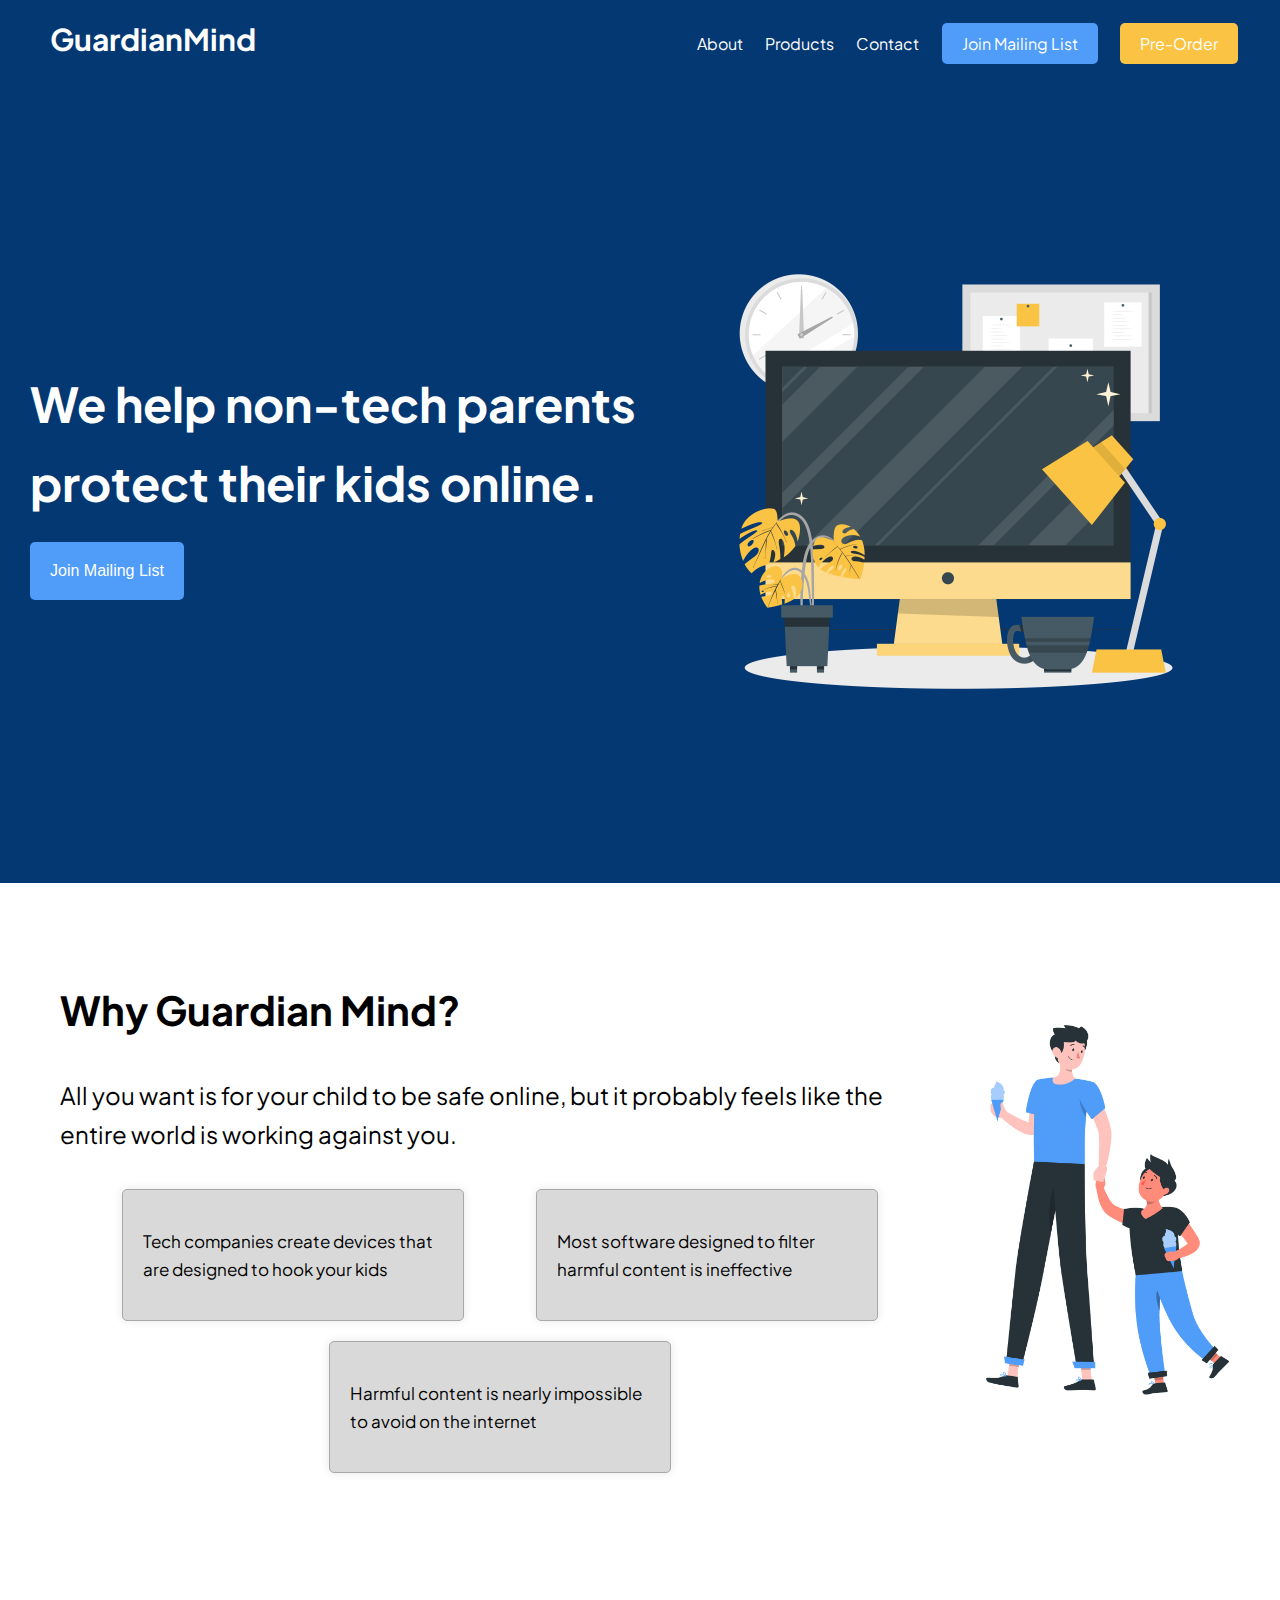
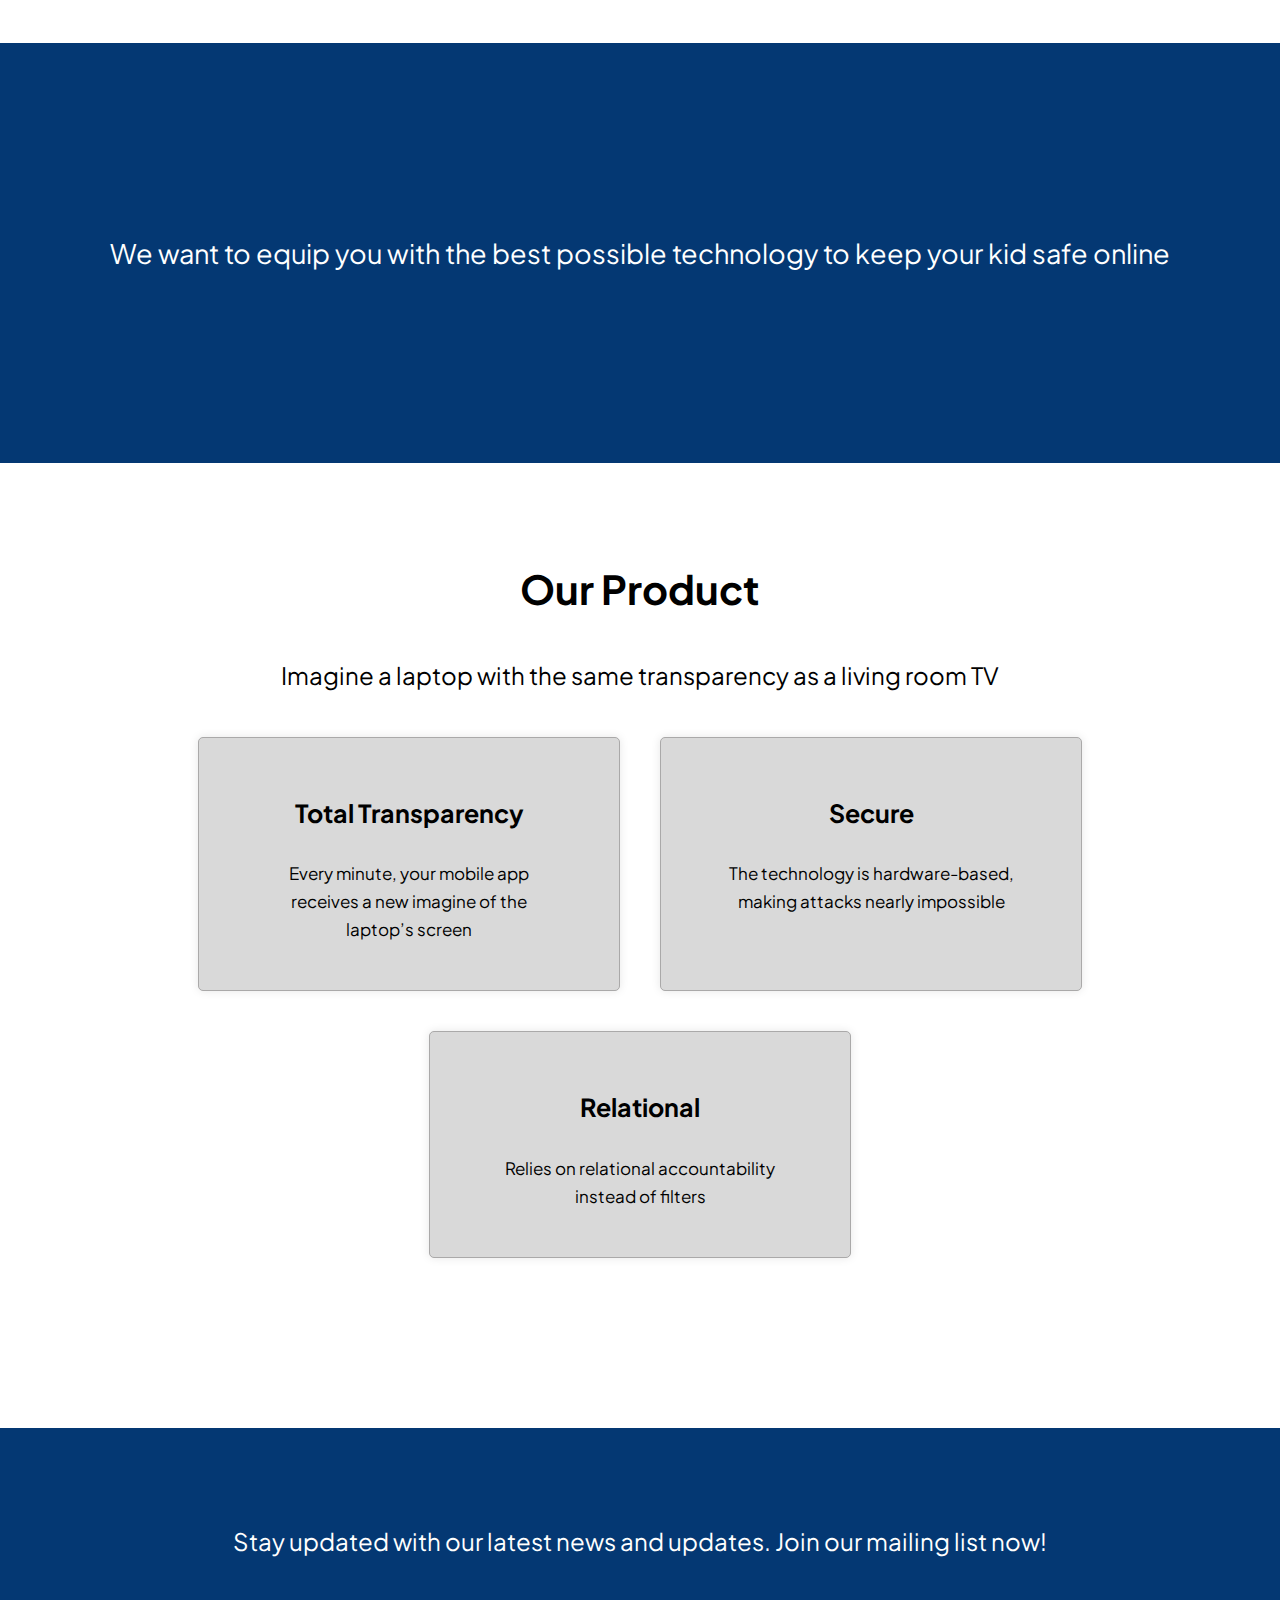
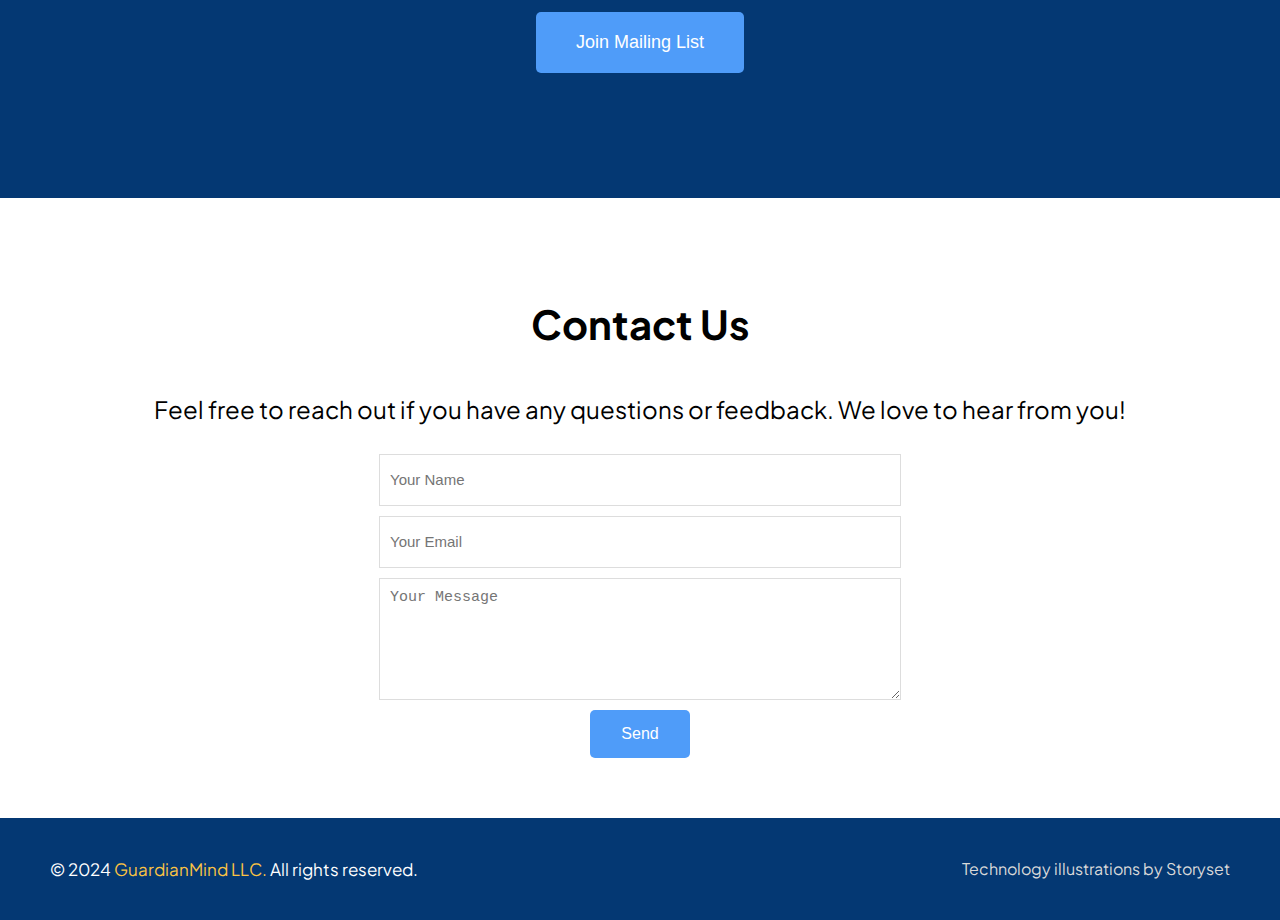
<file: guardian-mind/index.html>
<!DOCTYPE html>
<html lang="en">
<head>
    <meta charset="UTF-8">
    <meta name="viewport" content="width=device-width, initial-scale=1.0">
    <title>Guardian Mind</title>
    <link rel="preconnect" href="https://fonts.googleapis.com">
    <link rel="preconnect" href="https://fonts.gstatic.com" crossorigin>
    <link href="https://fonts.googleapis.com/css2?family=Plus+Jakarta+Sans:ital,wght@0,200..800;1,200..800&display=swap" rel="stylesheet">

    <link rel="stylesheet" href="styles.css">
</head>
<body>
    <!-- Navbar -->
    <header>
        <nav class="navbar">
            <div class="nav-container">
            <div class="logo">GuardianMind</div>
            <div class="menu-toggle" id="mobile-menu">
                <span class="bar"></span>
                <span class="bar"></span>
                <span class="bar"></span>
            </div>
            <ul class="nav-links" id="nav-links">
                <li class="nav-link"><a href="#about">About</a></li>
                <li class="nav-link"><a href="#products">Products</a></li>
                <li class="nav-link"><a href="#contact">Contact</a></li>
                <li id="contact-nav-link" class="nav-link"><a onclick="navJoinMailingList(event); return false"><span class="waitlist-button">Join Mailing List</span></a></li>
                <li id="donate-nav-link" class="nav-link"><a onclick="goToDonatePage(event); return false"><span class="donate-button">Pre-Order</span></a></li>
            </ul>
            </div>
        </nav>
    </header>

    <!-- Hero Section -->
    <section class="hero">
        <div class="hero-content">
            <h1>We help non-tech parents protect their kids online.</h1>
            <button class="hero-button" onclick="joinMailingList()">Join Mailing List</button>
        </div>
        <div class="hero-image">
            <img src="images/hero-monitor.png" alt="Hero Image">
        </div>
    </section>

    <!-- About Section -->
    <section id="about">
        <div class="about-container">
            <div class="about-container-text">
                <h2>Why Guardian Mind?</h2>
                <p class="important-text">All you want is for your child to be safe online, but  it probably feels like the entire world is working against you.</p>
                <div class="hidden-info-boxes">
                    <div class="about-info-box info-box">
                        <p>Tech companies create devices that are designed to hook your kids</p>
                    </div>
                    <div class="about-info-box info-box">
                        <p>Most software designed to filter harmful content is ineffective</p>
                    </div>
                    <div class="about-info-box info-box">
                        <p>Harmful content is nearly impossible to avoid on the internet</p>
                    </div>
                </div>
            </div>
                <img class="about-img" src="images/about-image.png" alt="father and son">
        </div>
        <div class="info-boxes" id="about-info-boxes">
            <div class="about-info-box info-box">
                <p>Tech companies create devices that are designed to hook your kids</p>
            </div>
            <div class="info-box">
                <p>Most software designed to filter harmful content is ineffective</p>
            </div>
            <div class="about-info-box info-box">
                <p>Harmful content is nearly impossible to avoid on the internet</p>
            </div>
        </div>
    </section>

    <!-- Small Section -->
    <section class="small-section mission-section">
        <p class="important-text mission-text">We want to equip you with the best possible technology to keep your kid safe online</p>
    </section>

    <!-- Products Section -->
    <section id="products">
        <h2>Our Product</h2>
        <h4 class="important-text">Imagine a laptop with the same transparency as a living room TV</h4>
        <div class="info-boxes">
            <div class="info-box product-info-box">
                <h3>Total Transparency</h3>
                <p>Every minute, your mobile app receives a new imagine of the laptop’s screen</p>
            </div>
            <div class="info-box product-info-box">
                <h3>Secure</h3>
                <p>The technology is hardware-based, making attacks nearly impossible</p>
            </div>
            <div class="info-box product-info-box">
                <h3>Relational</h3>
                <p>Relies on relational accountability instead of filters</p>
            </div>
        </div>
        <div class="white-space"></div>
    </section>

    <!-- Small Section with Button -->
    <section class="small-section mailing-list-section" >
        <p class="important-text">Stay updated with our latest news and updates. Join our mailing list now!</p>
        <br>
        <button onclick="joinMailingList()">Join Mailing List</button>
    </section>

    <!-- Contact Us Section -->
    <section id="contact">
        <h2>Contact Us</h2>
        <p class="important-text">Feel free to reach out if you have any questions or feedback. We love to hear from you!</p>
        <form id="contact-form" action ="https://formspree.io/f/xvgpznzo" method="POST">
            <input type="text" name="name" placeholder="Your Name" class="input" required>
            <input type="email" name="email" placeholder="Your Email" class="input" required>
            <textarea id="contact-message" name="message" placeholder="Your Message" class="message" required></textarea>
            <button type="submit">Send</button>
        </form>
    </section>

    <!-- Footer -->
    <footer>
        <div class="footer-container">
            <p class="footer-text">&copy; 2024 <span>GuardianMind LLC.</span> All rights reserved.</p>
            <a class="citation "href="https://storyset.com/technology">Technology illustrations by Storyset</a></div>
    </footer>

    <script src="script.js"></script>
</body>
</html>
</file>
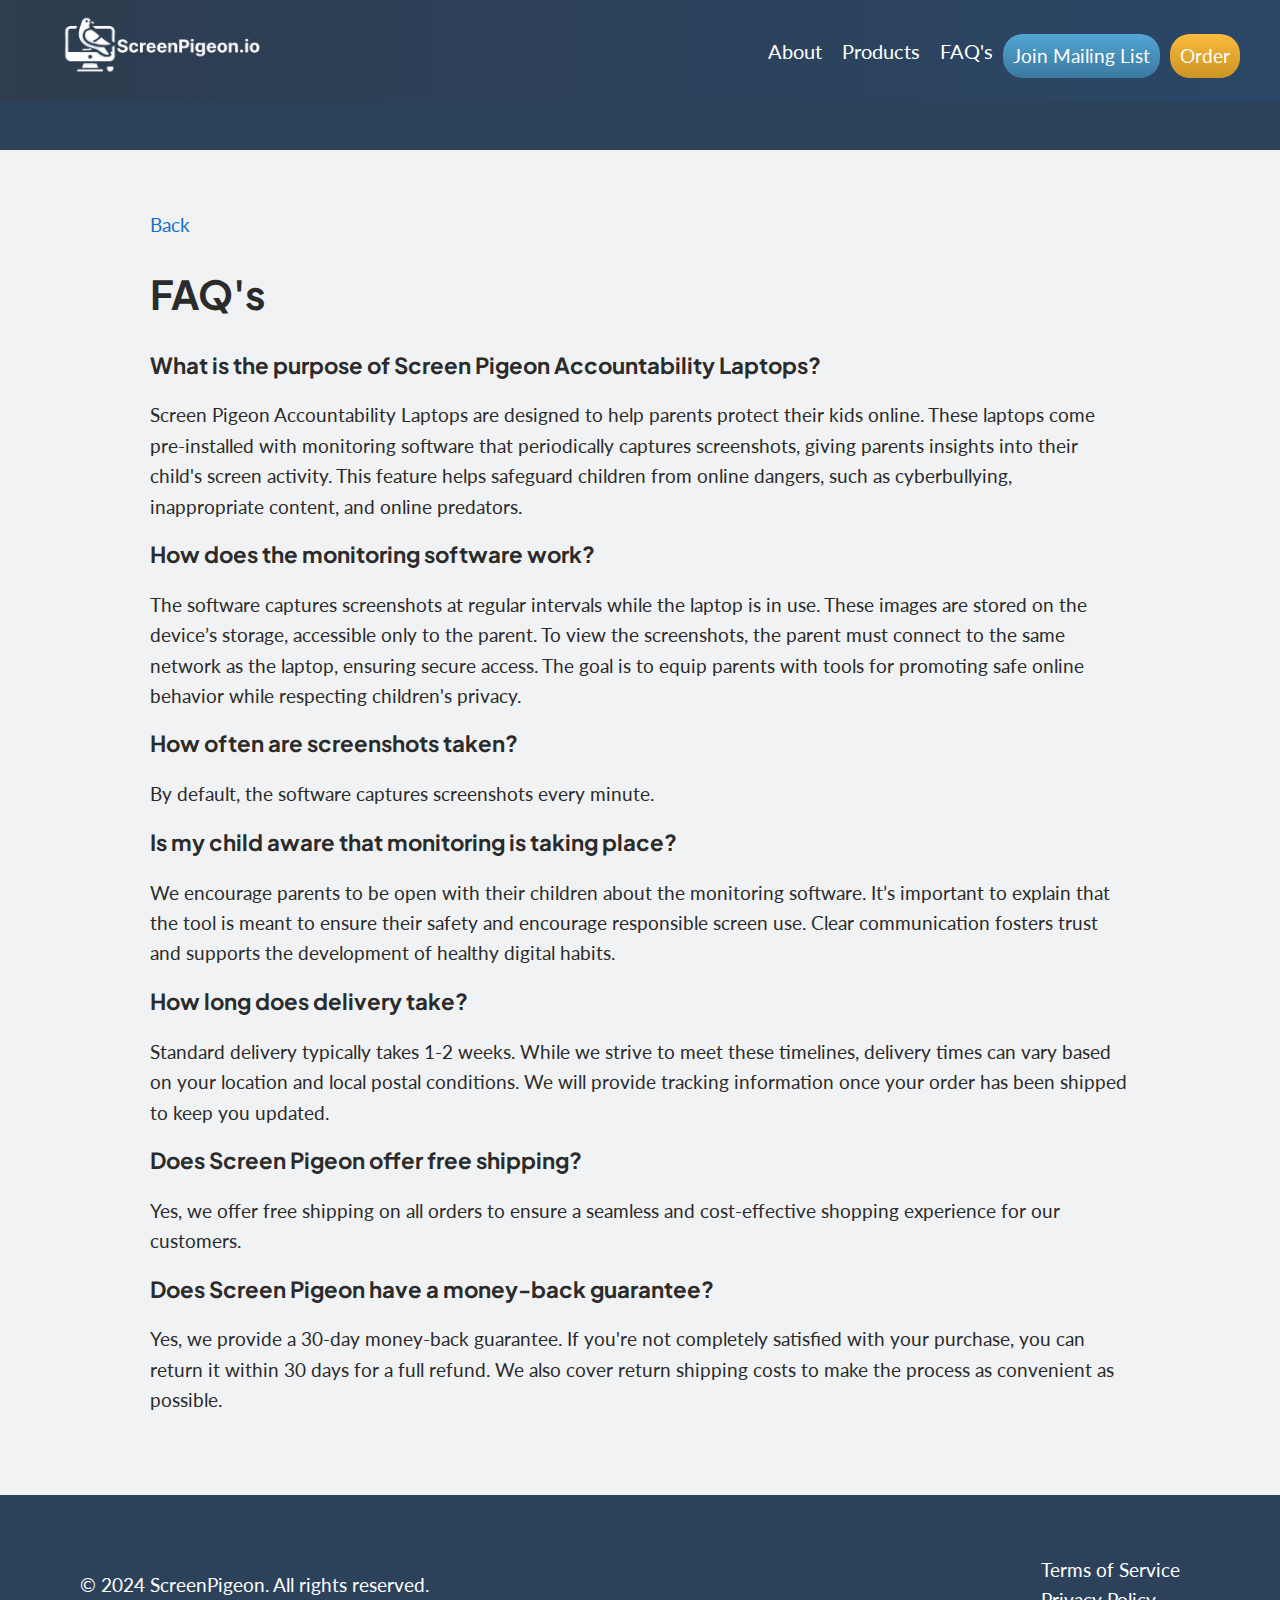
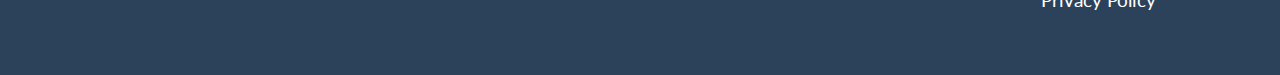
<file: faqs.html>
<!DOCTYPE html>
<html lang="en">
<head>
    <meta charset="UTF-8">
    <meta name="viewport" content="width=device-width, initial-scale=1.0">
    <meta name="description" content="The company Screen Pigeon creates accountability laptops that allow parents to protect their children online">
    <meta name="keywords" content="children, accountability, laptop, parents, online, internet, safety, kids, safe, screen, pigeon, technology, tech">
    <meta name="author" content="Screen Pigeon">
    <meta property="og:title" content="Screen Pigeon">
    <meta property="og:description" content="The company Screen Pigeon creates accountability laptops that allow parents to protect their children online"> 
    <meta property="og:url" content="https://www.guardedmind.com/index.html">
    <meta property="og:type" content="website"> 
    <meta name="twitter:title" content="Screen Pigeon">
    <meta name="twitter:description" content="The company Screen Pigeon creates accountability laptops that allow parents to protect their children online">
    <script type="application/ld+json">
        {
          "@context": "https://schema.org",
          "@type": "WebPage",
          "name": "Screen Pigeon",
          "description": "The company Screen Pigeon creates accountability laptops that allow parents to protect their children online",
          "url": "https://www.guardedmind.com/index.html"
        }
    </script>
    <meta name="robots" content="index, follow"> 
    <meta http-equiv="Content-Type" content="text/html; charset=UTF-8">     
    <title>Screen Pigeon</title>
    <link rel="canonical" href="https://www.screenpigeon.io/index.html">
    <link rel="icon" href="images/sp11.png" type="image/x-icon">
    <link rel="preconnect" href="https://fonts.googleapis.com">
    <link rel="preconnect" href="https://fonts.gstatic.com" crossorigin>
    <link href="https://fonts.googleapis.com/css2?family=Plus+Jakarta+Sans:ital,wght@0,200..800;1,200..800&display=swap" rel="stylesheet">
    <link href="https://fonts.googleapis.com/css2?family=Lato:ital,wght@0,100;0,300;0,400;0,700;0,900;1,100;1,300;1,400;1,700;1,900&display=swap" rel="stylesheet">

    <link rel="stylesheet" href="styles.css">
    <!-- Google tag (gtag.js) -->
    <script async src="https://www.googletagmanager.com/gtag/js?id=AW-16749249169"></script>
    <script>
      window.dataLayer = window.dataLayer || [];
      function gtag(){dataLayer.push(arguments);}
      gtag('js', new Date());

      gtag('config', 'AW-16749249169');
    </script>
</head>

<body>
        <header>
            <!-- Nav Bar -->
            <div class="nav-container">
                <div class="logo-element"><a class="logo" href="index.html#hero"><img class="logo" src="/images/screenpigeonlogo3.png" alt="screenpigeon logo"></a></div>
                <nav class="nav-bar">
                    <!-- Hamburger Icon -->
                    <div class="hamburger" onclick="toggleMenu()">
                        <div class="bar"></div>
                        <div class="bar"></div>
                        <div class="bar"></div>
                    </div>
                    <ul class="regular-menu nav-list">
                        <li class="nav-item"><a href="#about">About</a></li>
                        <li class="nav-item"><a href="#products">Products</a></li>
                        <li class="nav-item"><a href="faqs.html">FAQ's</a></li>
                        <li class=" nav-blue-btn nav-btn"><a href="#contact" class="dark-link" onclick="joinMailingList()">Join Mailing List</a></li>
                        <li class="nav-yellow-btn nav-btn"><a href="#products">Order</a></li>
                    </ul>
                </nav>
            </div>
        </header>
    
        <!-- Mobile Menu -->
    <nav class="mobile-menu" id="mobileMenu">
        <ul class="nav-list">
            <li class="nav-item"><a href="#about" onclick="menuRemove()" class="nav-item">About</a></li>
            <li class="nav-item"><a href="#products" onclick="menuRemove()">Products</a></li>
            <li class="nav-item"><a href="#" onclick="menuRemove()">FAQ's</a></li>
            <li class="nav-item nav-blue-btn block-btn nav-btn"><a href="#contact" onclick="joinMailingList(), menuRemove()">Join Mailing List</a></li>
            <li class="nav-item nav-yellow-btn block-btn nav-btn"><a href="#products" onclick="menuRemove()">Order</a></li>
        </ul>
    </nav>
    
    <main>
        <section>
            <div class="container text-container white">
                <a class="backLink" href="#">Back</a>
                <h2 class="text-header">FAQ's</h2>
                <h3>What is the purpose of Screen Pigeon Accountability Laptops?</h3>
                <p>Screen Pigeon Accountability Laptops are designed to help parents protect their kids online. These laptops come pre-installed with monitoring software that periodically captures screenshots, giving parents insights into their child's screen activity. This feature helps safeguard children from online dangers, such as cyberbullying, inappropriate content, and online predators.</p>
                <h3>How does the monitoring software work?</h3>
                <p>The software captures screenshots at regular intervals while the laptop is in use. These images are stored on the device’s storage, accessible only to the parent. To view the screenshots, the parent must connect to the same network as the laptop, ensuring secure access. The goal is to equip parents with tools for promoting safe online behavior while respecting children's privacy.</p>
                <h3>How often are screenshots taken?</h3>
                <p>By default, the software captures screenshots every minute.</p>
                <h3>Is my child aware that monitoring is taking place?</h3>
                <p>We encourage parents to be open with their children about the monitoring software. It’s important to explain that the tool is meant to ensure their safety and encourage responsible screen use. Clear communication fosters trust and supports the development of healthy digital habits.</p>
                <h3>How long does delivery take?</h3>
                <p>Standard delivery typically takes 1-2 weeks. While we strive to meet these timelines, delivery times can vary based on your location and local postal conditions. We will provide tracking information once your order has been shipped to keep you updated.</p>
                <h3>Does Screen Pigeon offer free shipping?</h3>
                <p>Yes, we offer free shipping on all orders to ensure a seamless and cost-effective shopping experience for our customers.</p>
                <h3>Does Screen Pigeon have a money-back guarantee?</h3>
                <p>Yes, we provide a 30-day money-back guarantee. If you're not completely satisfied with your purchase, you can return it within 30 days for a full refund. We also cover return shipping costs to make the process as convenient as possible.</p>
            </div>
        </section>
    </main>

    <footer>
        <div class="container blue fit-content footer-fullscreen footer-container">
            <div class="right-content footer-info"> 
            <div> &copy; 2024 <span>ScreenPigeon.</span> All rights reserved.</div>
            </div>
            <div class="left-content">
                <div class="column">
                    <a href="tos.html" class="white-text footer-link">Terms of Service</a>
                    <a href="privacy-policy.html" class="white-text footer-link">Privacy Policy</a>
                </div>
            </div>
        </div>
    </footer>

    <script src="script.js"></script>

</html>
</file>
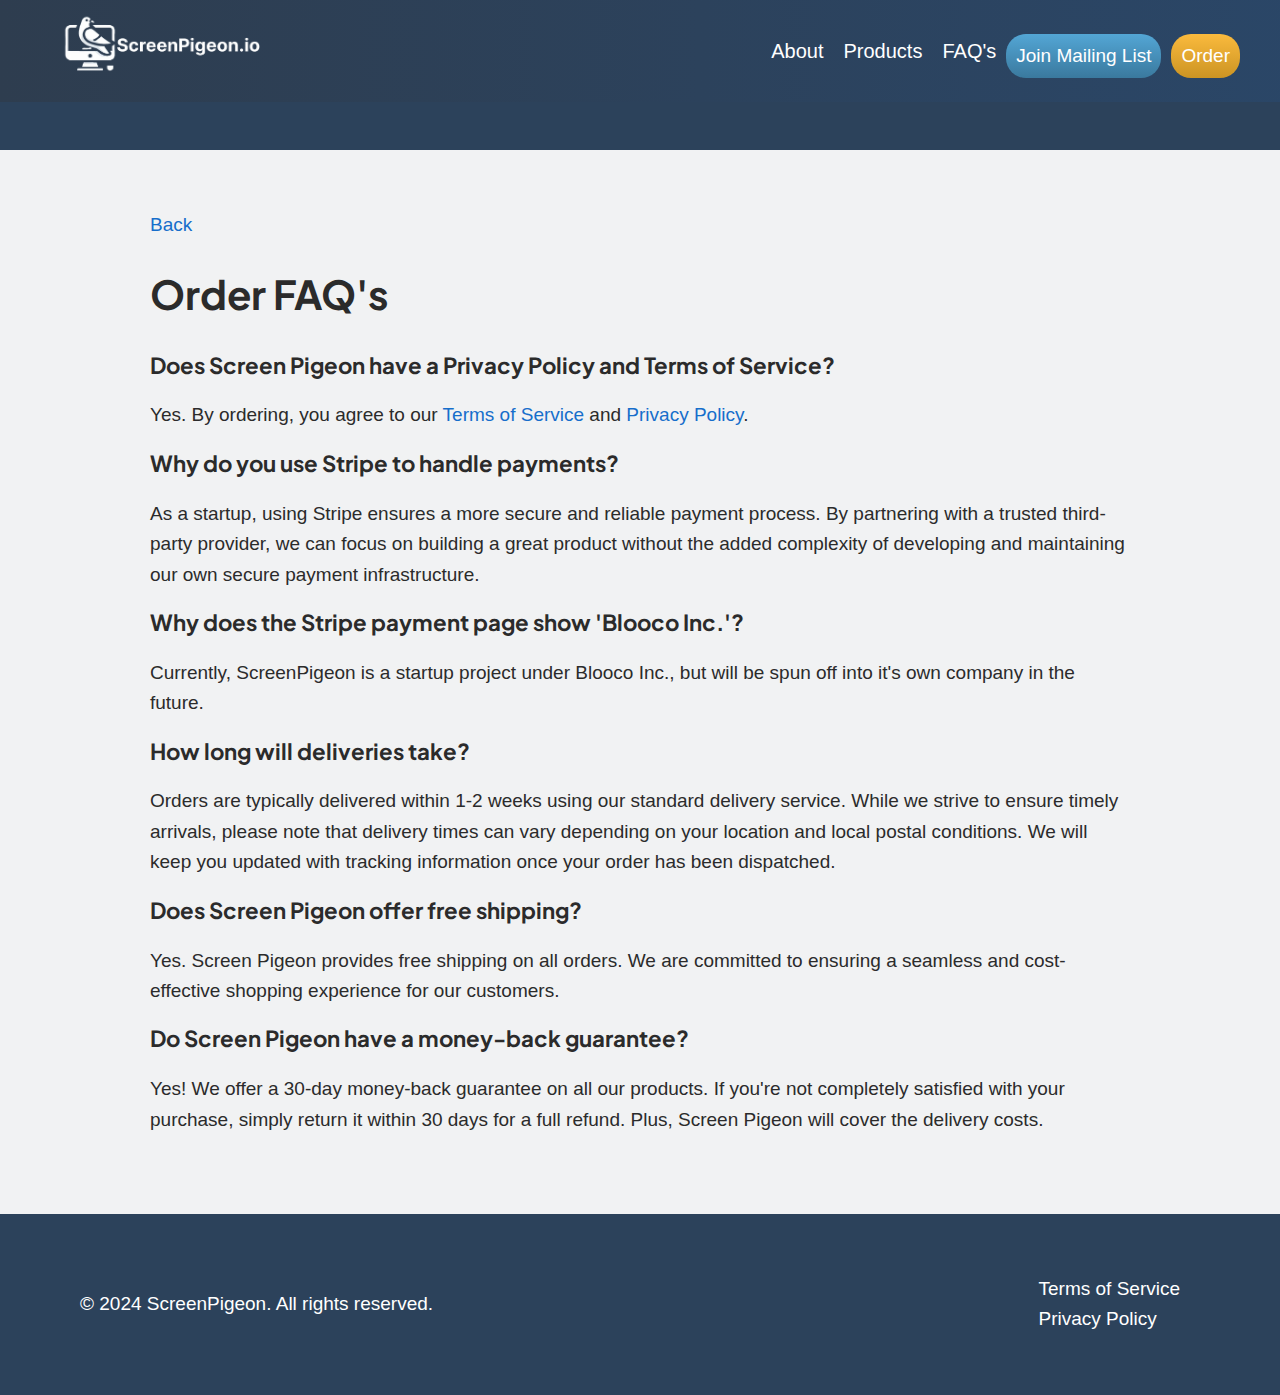
<file: order-faqs.html>
<!DOCTYPE html>
<html lang="en">
<head>
    <meta charset="UTF-8">
    <meta name="viewport" content="width=device-width, initial-scale=1.0">
    <meta name="description" content="The company Screen Pigeon creates accountability laptops that allow parents to protect their children online">
    <meta name="keywords" content="children, accountability, laptop, parents, online, internet, safety, kids, safe, screen, pigeon, technology, tech">
    <meta name="author" content="Screen Pigeon">
    <meta property="og:title" content="Screen Pigeon">
    <meta property="og:description" content="The company Screen Pigeon creates accountability laptops that allow parents to protect their children online"> 
    <meta property="og:url" content="https://www.screenpigeon.io/index.html">
    <meta property="og:type" content="website"> 
    <meta name="twitter:title" content="Screen Pigeon">
    <meta name="twitter:description" content="The company Screen Pigeon creates accountability laptops that allow parents to protect their children online">
    <script type="application/ld+json">
        {
          "@context": "https://schema.org",
          "@type": "WebPage",
          "name": "Screen Pigeon",
          "description": "The company Screen Pigeon creates accountability laptops that allow parents to protect their children online",
          "url": "https://screenpigeon.io/index.html"
        }
    </script>
    <meta name="robots" content="index, follow"> 
    <meta http-equiv="Content-Type" content="text/html; charset=UTF-8">     
    <title>Screen Pigeon</title>
    <link rel="canonical" href="https://www.screenpigeon.io/index.html">
    <link rel="icon" href="images/sp11.png" type="image/x-icon">
    <link rel="preconnect" href="https://fonts.googleapis.com">
    <link rel="preconnect" href="https://fonts.gstatic.com" crossorigin>
    <link href="https://fonts.googleapis.com/css2?family=Plus+Jakarta+Sans:ital,wght@0,200..800;1,200..800&display=swap" rel="stylesheet">
    <link rel="stylesheet" href="styles.css">
    <!-- Google tag (gtag.js) -->
    <script async src="https://www.googletagmanager.com/gtag/js?id=AW-16749249169"></script>
    <script>
      window.dataLayer = window.dataLayer || [];
      function gtag(){dataLayer.push(arguments);}
      gtag('js', new Date());

      gtag('config', 'AW-16749249169');
    </script>
</head>
<body>

    <header>
        <header>
            <!-- Nav Bar -->
            <div class="nav-container">
                <div class="logo-element"><a class="logo" href="index.html#hero"><img class="logo" src="/images/screenpigeonlogo3.png" alt="screenpigeon logo"></a></div>
                <nav class="nav-bar">
                    <!-- Hamburger Icon -->
                    <div class="hamburger" onclick="toggleMenu()">
                        <div class="bar"></div>
                        <div class="bar"></div>
                        <div class="bar"></div>
                    </div>
                    <ul class="regular-menu nav-list">
                        <li class="nav-item"><a href="#about">About</a></li>
                        <li class="nav-item"><a href="#products">Products</a></li>
                        <li class="nav-item"><a href="faqs.html">FAQ's</a></li>
                        <li class=" nav-blue-btn nav-btn"><a href="#contact" class="dark-link" onclick="joinMailingList()">Join Mailing List</a></li>
                        <li class="nav-yellow-btn nav-btn"><a href="#products">Order</a></li>
                    </ul>
                </nav>
            </div>
        </header>
    
        <!-- Mobile Menu -->
    <nav class="mobile-menu" id="mobileMenu">
        <ul class="nav-list">
            <li class="nav-item"><a href="#about" onclick="menuRemove()" class="nav-item">About</a></li>
            <li class="nav-item"><a href="#products" onclick="menuRemove()">Products</a></li>
            <li class="nav-item"><a href="#" onclick="menuRemove()">FAQ's</a></li>
            <li class="nav-item nav-blue-btn block-btn nav-btn"><a href="#contact" onclick="joinMailingList(), menuRemove()">Join Mailing List</a></li>
            <li class="nav-item nav-yellow-btn block-btn nav-btn"><a href="#products" onclick="menuRemove()">Order</a></li>
        </ul>
    </nav>
    

    </header>
    <section>
        <div class="container text-container white">
            <a class="backLink" href="#">Back</a>
            <h2 class="text-header">Order FAQ's</h2>
            <h3>Does Screen Pigeon have a Privacy Policy and Terms of Service? <span class="icon"></span></h3>
            <p>Yes. By ordering, you agree to our <a href="tos.html">Terms of Service</a> and <a href="privacy-policy.html">Privacy Policy</a>.</p>
            <h3>Why do you use Stripe to handle payments?</h3>
            <p>As a startup, using Stripe ensures a more secure and reliable payment process. By partnering with a trusted third-party provider, we can focus on building a great product without the added complexity of developing and maintaining our own secure payment infrastructure.</p>
            <h3>Why does the Stripe payment page show 'Blooco Inc.'?</h3>
            <p>Currently, ScreenPigeon is a startup project under Blooco Inc., but will be spun off into it's own company in the future.</p>
             <h3>How long will deliveries take?</h3>
            <p>Orders are typically delivered within 1-2 weeks using our standard delivery service. While we strive to ensure timely arrivals, please note that delivery times can vary depending on your location and local postal conditions. We will keep you updated with tracking information once your order has been dispatched.</p>
            <h3>Does Screen Pigeon offer free shipping?</h3>
            <p>Yes. Screen Pigeon provides free shipping on all orders. We are committed to ensuring a seamless and cost-effective shopping experience for our customers.</p>
            <h3>Do Screen Pigeon have a money-back guarantee?</h3>
            <p>Yes! We offer a 30-day money-back guarantee on all our products. If you're not completely satisfied with your purchase, simply return it within 30 days for a full refund. Plus, Screen Pigeon will cover the delivery costs.</p>
        </div>
    </section>

    <footer>
        <div class="container blue fit-content footer-fullscreen footer-container">
            <div class="right-content footer-info"> 
            <div> &copy; 2024 <span>ScreenPigeon.</span> All rights reserved.</div>
            </div>
            <div class="left-content">
                <div class="column">
                    <a href="tos.html" class="white-text footer-link">Terms of Service</a>
                    <a href="privacy-policy.html" class="white-text footer-link">Privacy Policy</a>
                </div>
            </div>
        </div>
    </footer>
    
    <script async
     src="https://js.stripe.com/v3/buy-button.js">
    </script>
    <script src="script.js"></script>

</body>
</html>
</file>
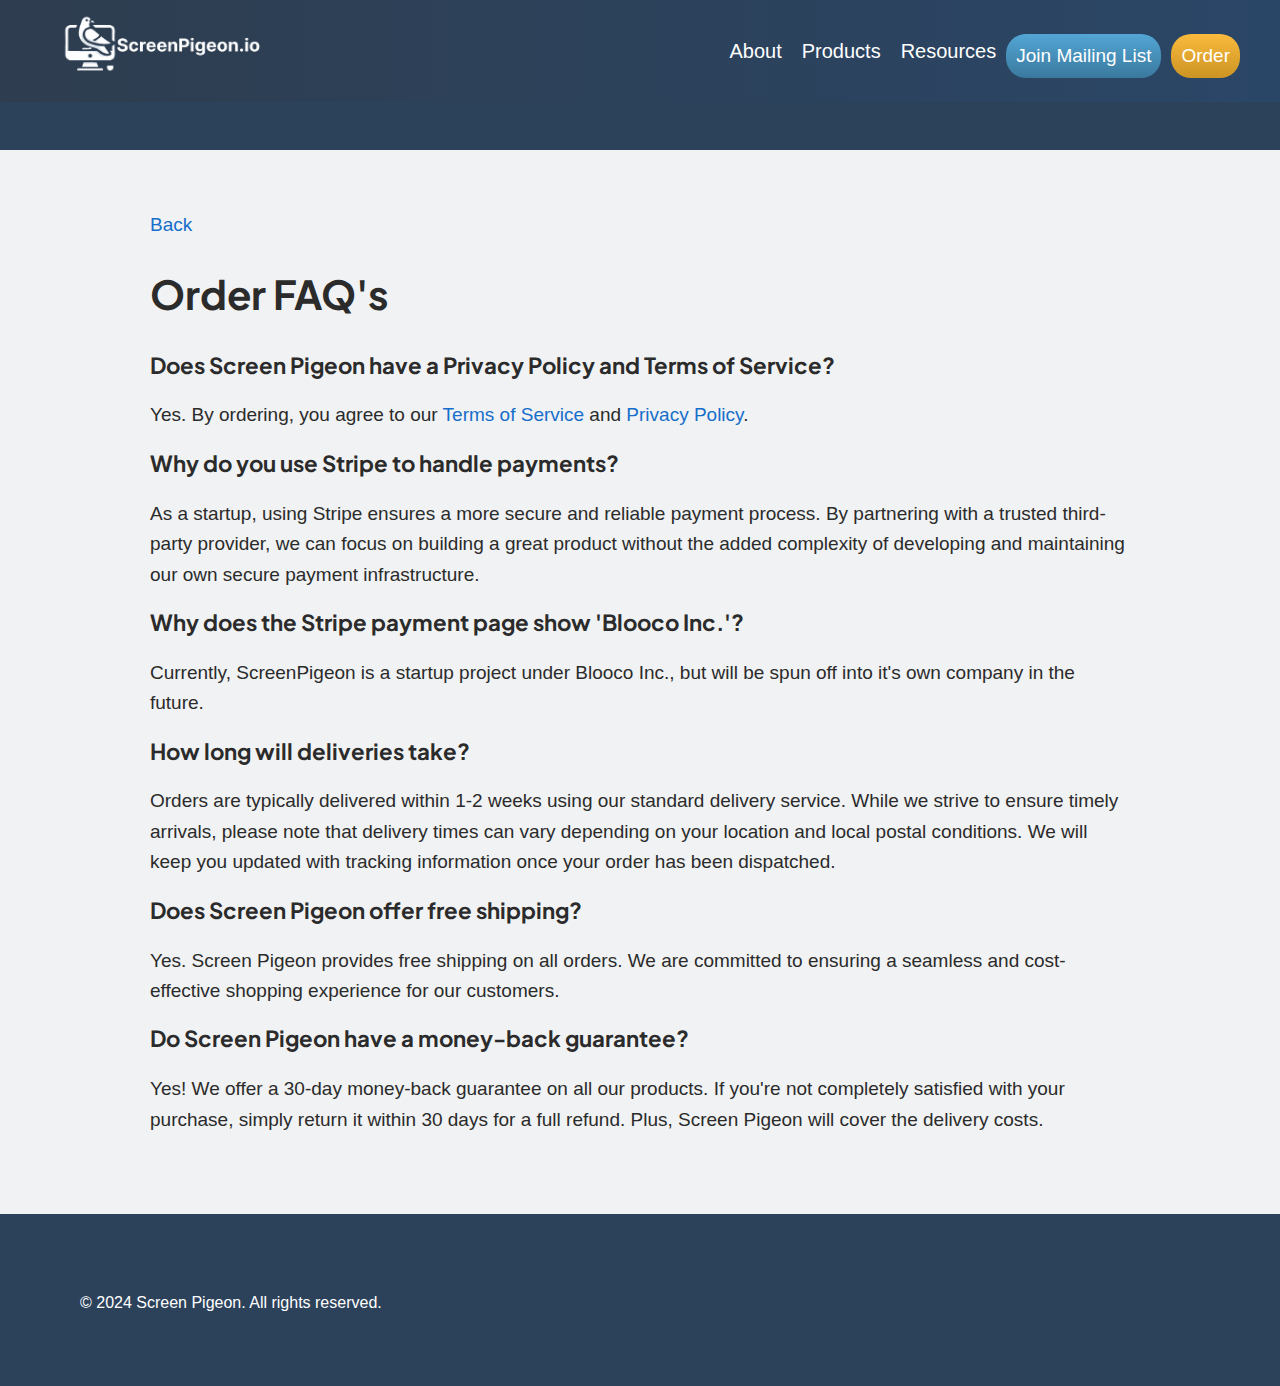
<file: order.html>
<!DOCTYPE html>
<html lang="en">
<head>
    <meta charset="UTF-8">
    <meta name="viewport" content="width=device-width, initial-scale=1.0">
    <meta name="description" content="The company Screen Pigeon creates accountability laptops that allow parents to protect their children online">
    <meta name="keywords" content="children, accountability, laptop, parents, online, internet, safety, kids, safe, screen, pigeon, technology, tech">
    <meta name="author" content="Screen Pigeon">
    <meta property="og:title" content="Screen Pigeon">
    <meta property="og:description" content="The company Screen Pigeon creates accountability laptops that allow parents to protect their children online"> 
    <meta property="og:url" content="https://www.screenpigeon.io/index.html">
    <meta property="og:type" content="website"> 
    <meta name="twitter:title" content="Screen Pigeon">
    <meta name="twitter:description" content="The company Screen Pigeon creates accountability laptops that allow parents to protect their children online">
    <script type="application/ld+json">
        {
          "@context": "https://schema.org",
          "@type": "WebPage",
          "name": "Screen Pigeon",
          "description": "The company Screen Pigeon creates accountability laptops that allow parents to protect their children online",
          "url": "https://screenpigeon.io/index.html"
        }
    </script>
    <meta name="robots" content="index, follow"> 
    <meta http-equiv="Content-Type" content="text/html; charset=UTF-8">     
    <title>Screen Pigeon</title>
    <link rel="canonical" href="https://www.screenpigeon.io/index.html">
    <link rel="icon" href="images/sp11.png" type="image/x-icon">
    <link rel="preconnect" href="https://fonts.googleapis.com">
    <link rel="preconnect" href="https://fonts.gstatic.com" crossorigin>
    <link href="https://fonts.googleapis.com/css2?family=Plus+Jakarta+Sans:ital,wght@0,200..800;1,200..800&display=swap" rel="stylesheet">
    <link rel="stylesheet" href="styles.css">
    <!-- Google tag (gtag.js) -->
    <script async src="https://www.googletagmanager.com/gtag/js?id=AW-16749249169"></script>
    <script>
      window.dataLayer = window.dataLayer || [];
      function gtag(){dataLayer.push(arguments);}
      gtag('js', new Date());

      gtag('config', 'AW-16749249169');
    </script>
</head>
<body>

    <header>
         <!-- Nav Bar -->
         <div class="nav-container">
            <div class="logo-element"><a class="logo" href="index.html#hero"><img class="logo" src="/images/screenpigeonlogo3.png" alt="screenpigeon logo"></a></div>
            <nav class="nav-bar">
                <!-- Hamburger Icon -->
                <div class="hamburger" onclick="toggleMenu()">
                    <div class="bar"></div>
                    <div class="bar"></div>
                    <div class="bar"></div>
                </div>
                <ul class="regular-menu nav-list">
                    <li class="nav-item"><a href="index.html#about">About</a></li>
                    <li class="nav-item"><a href="index.html#products">Products</a></li>
                    <li class="nav-item"><a href="#">Resources</a></li>
                    <li class=" nav-blue-btn nav-btn"><a href="index.html#contact" class="dark-link">Join Mailing List</a></li>
                    <li class="nav-yellow-btn nav-btn"><a href="index.html#products">Order</a></li>
                </ul>
            </nav>
        </div>
    </header>

    <!-- Mobile Menu -->
<nav class="mobile-menu" id="mobileMenu">
    <ul class="nav-list">
        <li class="nav-item"><a href="index.html#about" onclick="menuRemove()" class="nav-item">About</a></li>
        <li class="nav-item"><a href="#index.htmlproducts" onclick="menuRemove()">Products</a></li>
        <li class="nav-item"><a href="#" onclick="menuRemove()">Resources</a></li>
        <li class="nav-item nav-blue-btn block-btn nav-btn"><a href="#index.htmlcontact" onclick="joinMailingList(), menuRemove()">Join Mailing List</a></li>
        <li class="nav-item nav-yellow-btn block-btn nav-btn"><a href="index.html#products" onclick="menuRemove()">Order</a></li>
    </ul>
</nav>

    </header>
    <section>
        <div class="container text-container white">
            <a href="index.html#products">Back</a>
            <h2 class="text-header">Order FAQ's</h2>
            <h3>Does Screen Pigeon have a Privacy Policy and Terms of Service? <span class="icon"></span></h3>
            <p>Yes. By ordering, you agree to our <a href="tos.html">Terms of Service</a> and <a href="privacy-policy.html">Privacy Policy</a>.</p>
            <h3>Why do you use Stripe to handle payments?</h3>
            <p>As a startup, using Stripe ensures a more secure and reliable payment process. By partnering with a trusted third-party provider, we can focus on building a great product without the added complexity of developing and maintaining our own secure payment infrastructure.</p>
            <h3>Why does the Stripe payment page show 'Blooco Inc.'?</h3>
            <p>Currently, ScreenPigeon is a startup project under Blooco Inc., but will be spun off into it's own company in the future.</p>
             <h3>How long will deliveries take?</h3>
            <p>Orders are typically delivered within 1-2 weeks using our standard delivery service. While we strive to ensure timely arrivals, please note that delivery times can vary depending on your location and local postal conditions. We will keep you updated with tracking information once your order has been dispatched.</p>
            <h3>Does Screen Pigeon offer free shipping?</h3>
            <p>Yes. Screen Pigeon provides free shipping on all orders. We are committed to ensuring a seamless and cost-effective shopping experience for our customers.</p>
            <h3>Do Screen Pigeon have a money-back guarantee?</h3>
            <p>Yes! We offer a 30-day money-back guarantee on all our products. If you're not completely satisfied with your purchase, simply return it within 30 days for a full refund. Plus, Screen Pigeon will cover the delivery costs.</p>
        </div>
    </section>

    <footer>
        <div class="container blue fit-content">
            <div class="right-content"> <p class="footer-text">&copy; 2024 Screen Pigeon. All rights reserved.</p></div>
        </div>
    </footer>

    <script async
     src="https://js.stripe.com/v3/buy-button.js">
    </script>
    <script src="script.js"></script>

</body>
</html>
</file>
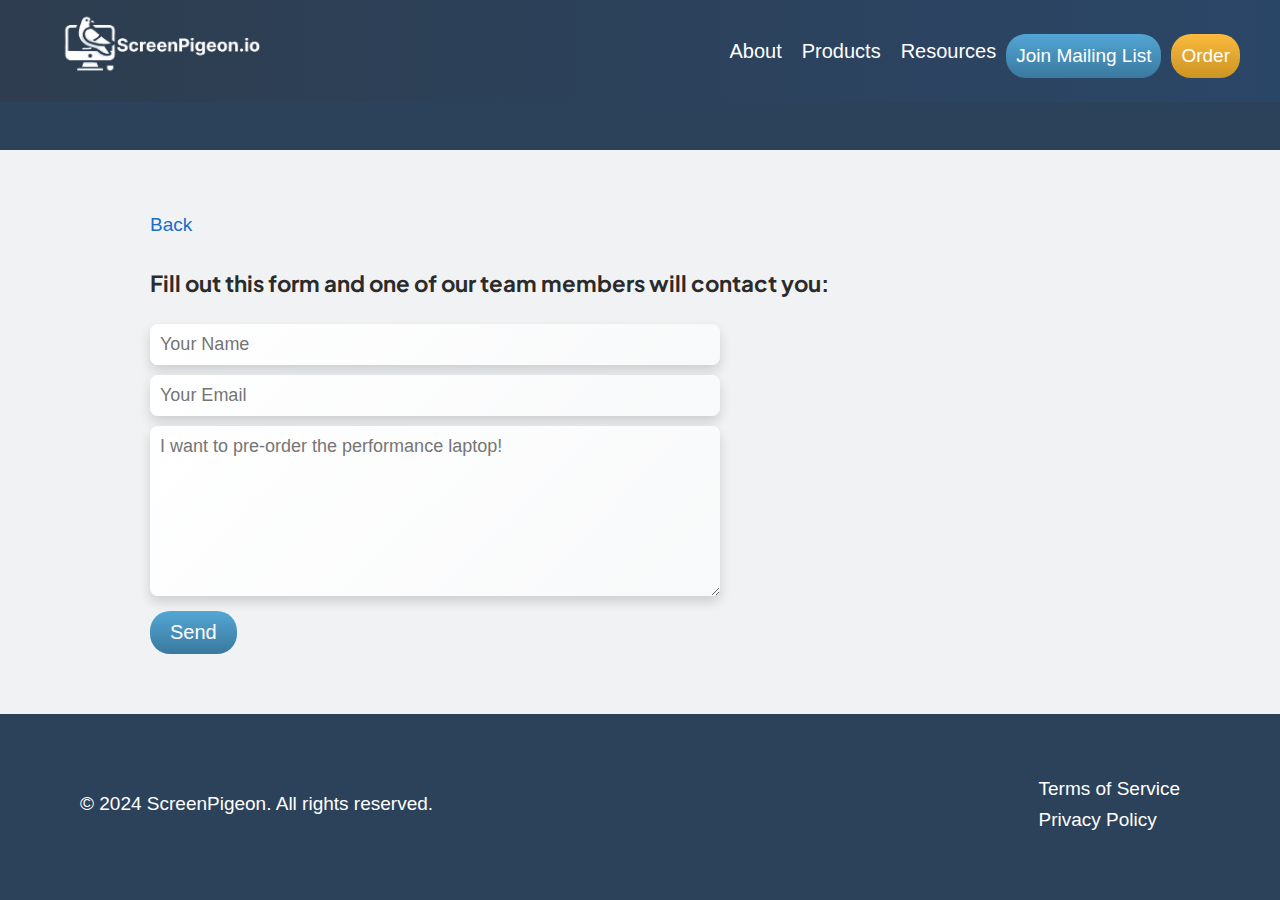
<file: pre-order.html>
<!DOCTYPE html>
<html lang="en">
<head>
    <meta charset="UTF-8">
    <meta name="viewport" content="width=device-width, initial-scale=1.0">
    <meta name="description" content="The company Screen Pigeon creates accountability laptops that allow parents to protect their children online">
    <meta name="keywords" content="children, accountability, laptop, parents, online, internet, safety, kids, safe, screen, pigeon, technology, tech">
    <meta name="author" content="Screen Pigeon">
    <meta property="og:title" content="Screen Pigeon">
    <meta property="og:description" content="The company Screen Pigeon creates accountability laptops that allow parents to protect their children online"> 
    <meta property="og:url" content="https://www.screenpigeon.io/index.html">
    <meta property="og:type" content="website"> 
    <meta name="twitter:title" content="Screen Pigeon">
    <meta name="twitter:description" content="The company Screen Pigeon creates accountability laptops that allow parents to protect their children online">
    <script type="application/ld+json">
        {
          "@context": "https://schema.org",
          "@type": "WebPage",
          "name": "Screen Pigeon",
          "description": "The company Screen Pigeon creates accountability laptops that allow parents to protect their children online",
          "url": "https://screenpigeon.io/index.html"
        }
    </script>
    <meta name="robots" content="index, follow"> 
    <meta http-equiv="Content-Type" content="text/html; charset=UTF-8">     
    <title>Screen Pigeon</title>
    <link rel="canonical" href="https://www.screenpigeon.io/index.html">
    <link rel="icon" href="images/sp11.png" type="image/x-icon">
    <link rel="preconnect" href="https://fonts.googleapis.com">
    <link rel="preconnect" href="https://fonts.gstatic.com" crossorigin>
    <link href="https://fonts.googleapis.com/css2?family=Plus+Jakarta+Sans:ital,wght@0,200..800;1,200..800&display=swap" rel="stylesheet">
    <link rel="stylesheet" href="styles.css">
    <!-- Google tag (gtag.js) -->
    <script async src="https://www.googletagmanager.com/gtag/js?id=AW-16749249169"></script>
    <script>
      window.dataLayer = window.dataLayer || [];
      function gtag(){dataLayer.push(arguments);}
      gtag('js', new Date());

      gtag('config', 'AW-16749249169');
    </script>
</head>
<body>

    <header>
         <!-- Nav Bar -->
         <div class="nav-container">
            <div class="logo-element"><a class="logo" href="index.html#hero"><img class="logo" src="/images/screenpigeonlogo3.png" alt="screenpigeon logo"></a></div>
            <nav class="nav-bar">
                <!-- Hamburger Icon -->
                <div class="hamburger" onclick="toggleMenu()">
                    <div class="bar"></div>
                    <div class="bar"></div>
                    <div class="bar"></div>
                </div>
                <ul class="regular-menu nav-list">
                    <li class="nav-item"><a href="index.html#about">About</a></li>
                    <li class="nav-item"><a href="index.html#products">Products</a></li>
                    <li class="nav-item"><a href="#">Resources</a></li>
                    <li class=" nav-blue-btn nav-btn"><a href="index.html#contact" class="dark-link">Join Mailing List</a></li>
                    <li class="nav-yellow-btn nav-btn"><a href="index.html#products">Order</a></li>
                </ul>
            </nav>
        </div>
    </header>

    <!-- Mobile Menu -->
<nav class="mobile-menu" id="mobileMenu">
    <ul class="nav-list">
        <li class="nav-item"><a href="index.html#about" onclick="menuRemove()" class="nav-item">About</a></li>
        <li class="nav-item"><a href="#index.htmlproducts" onclick="menuRemove()">Products</a></li>
        <li class="nav-item"><a href="#" onclick="menuRemove()">Resources</a></li>
        <li class="nav-item nav-blue-btn block-btn nav-btn"><a href="#index.htmlcontact" onclick="joinMailingList(), menuRemove()">Join Mailing List</a></li>
        <li class="nav-item nav-yellow-btn block-btn nav-btn"><a href="index.html#products" onclick="menuRemove()">Order</a></li>
    </ul>
</nav>

    </header>
    <section>
        <div class="container text-container white">
            <a href="index.html#products">Back</a>
            <h3 class="text-header">Fill out this form and one of our team members will contact you:</h3>
            <form id="contact-form" class="contact-form" action ="https://formspree.io/f/xvgpznzo" method="POST">
            <input class="form" id="contact-name" type="text" name="name" placeholder="Your Name" class="input" required>
            <input class="form" id="contact-email" type="email" name="email" placeholder="Your Email" class="input" required>
            <textarea class="form contact-message" id="contact-message" name="message" placeholder="I want to pre-order the performance laptop!" class="message" required></textarea>
            <button type="submit" id="form-btn" class="blue-btn block-btn form-btn">Send</button>
        </form>
        </div>
    </section>

    <footer>
        <div class="container blue fit-content footer-fullscreen footer-container">
            <div class="right-content footer-info"> 
            <div> &copy; 2024 <span>ScreenPigeon.</span> All rights reserved.</div>
            </div>
            <div class="left-content">
                <div class="column">
                    <a href="tos.html" class="white-text footer-link">Terms of Service</a>
                    <a href="privacy-policy.html" class="white-text footer-link">Privacy Policy</a>
                </div>
            </div>
        </div>
    </footer>

    <script async
     src="https://js.stripe.com/v3/buy-button.js">
    </script>
    <script src="script.js"></script>

</body>
</html>
</file>
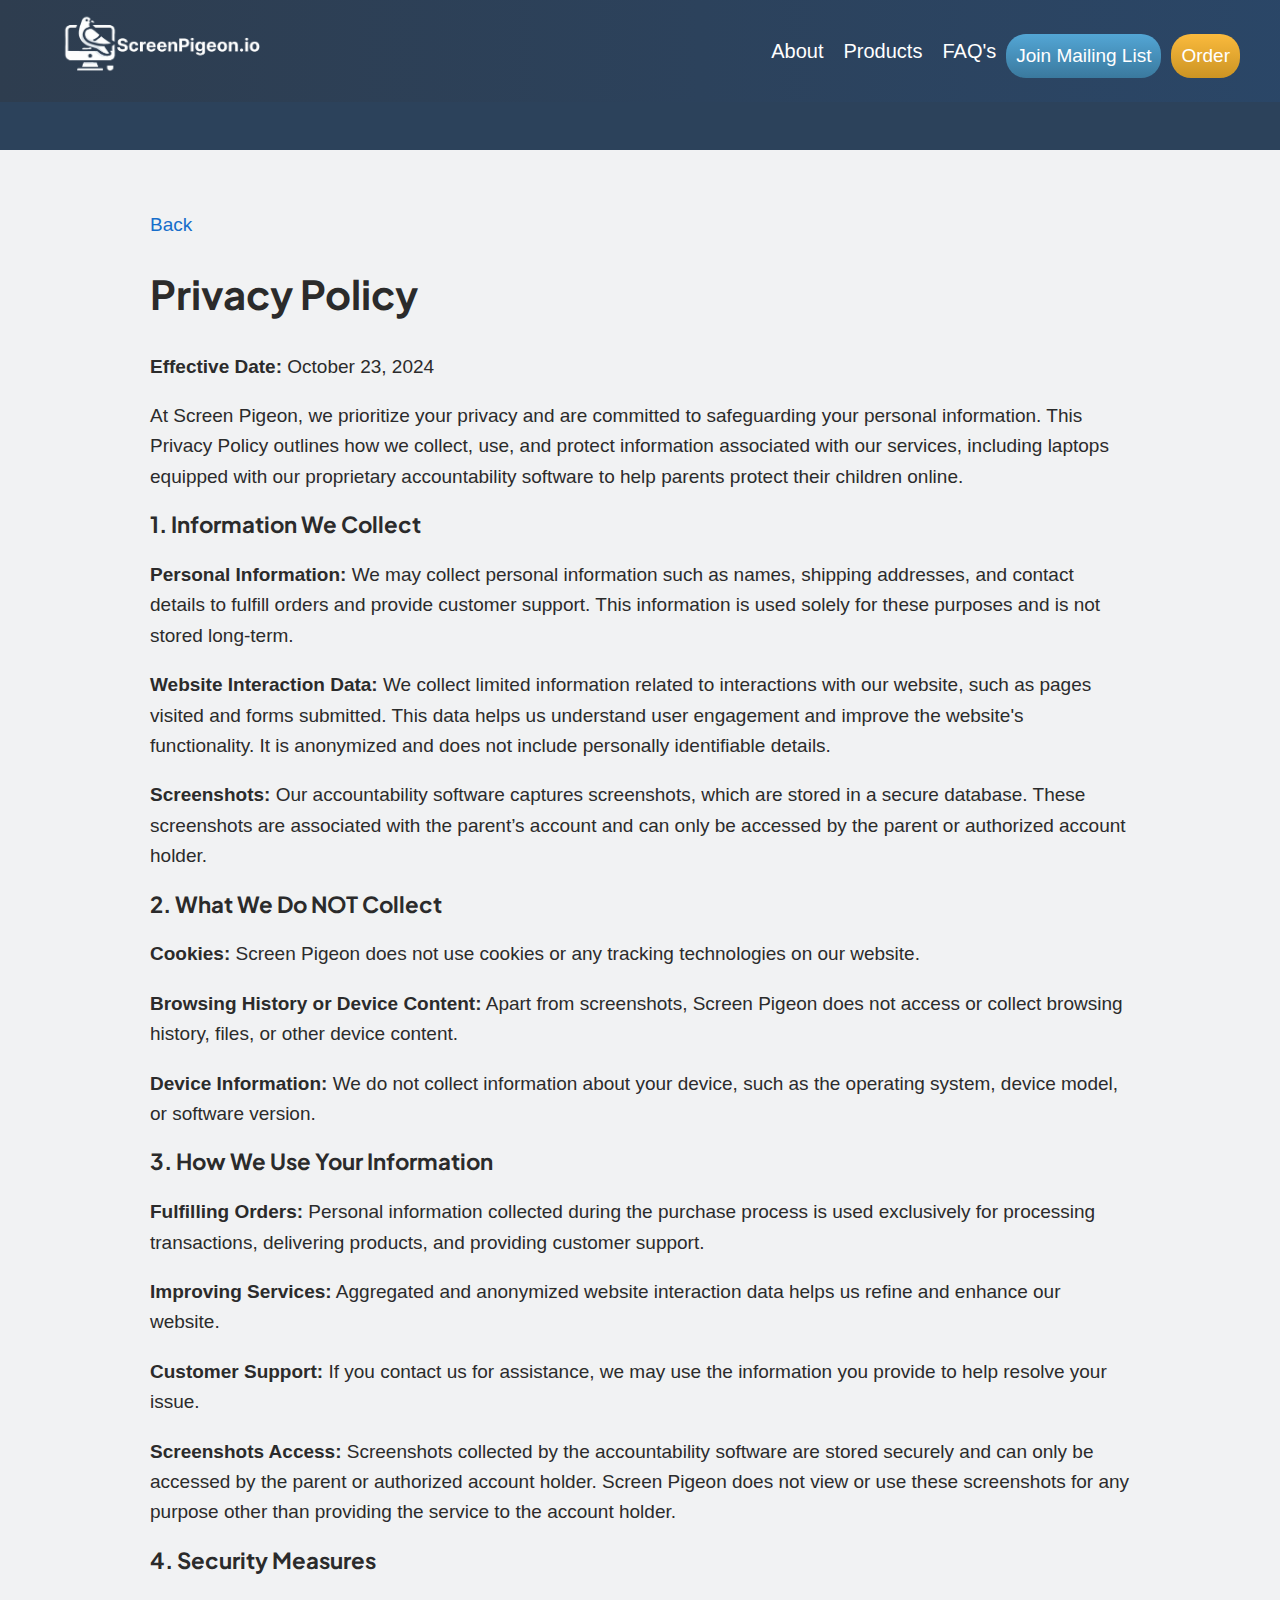
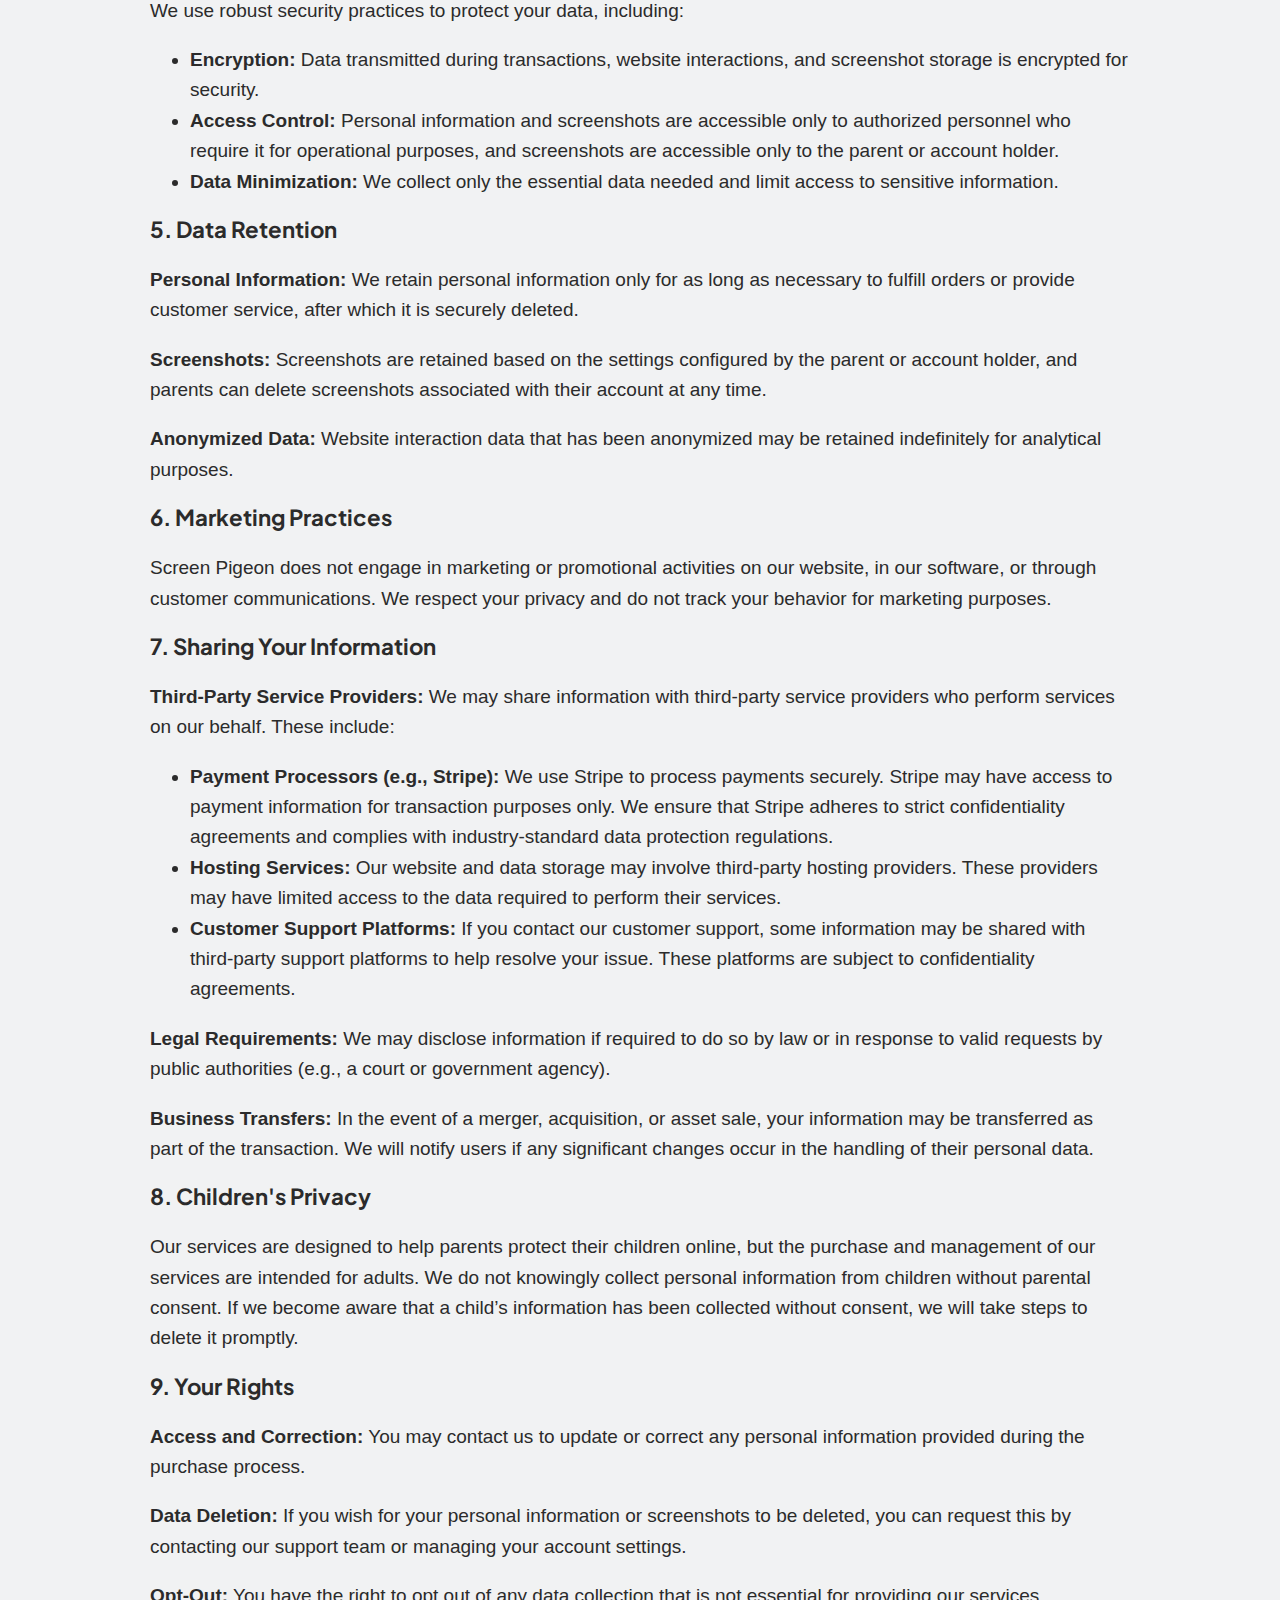
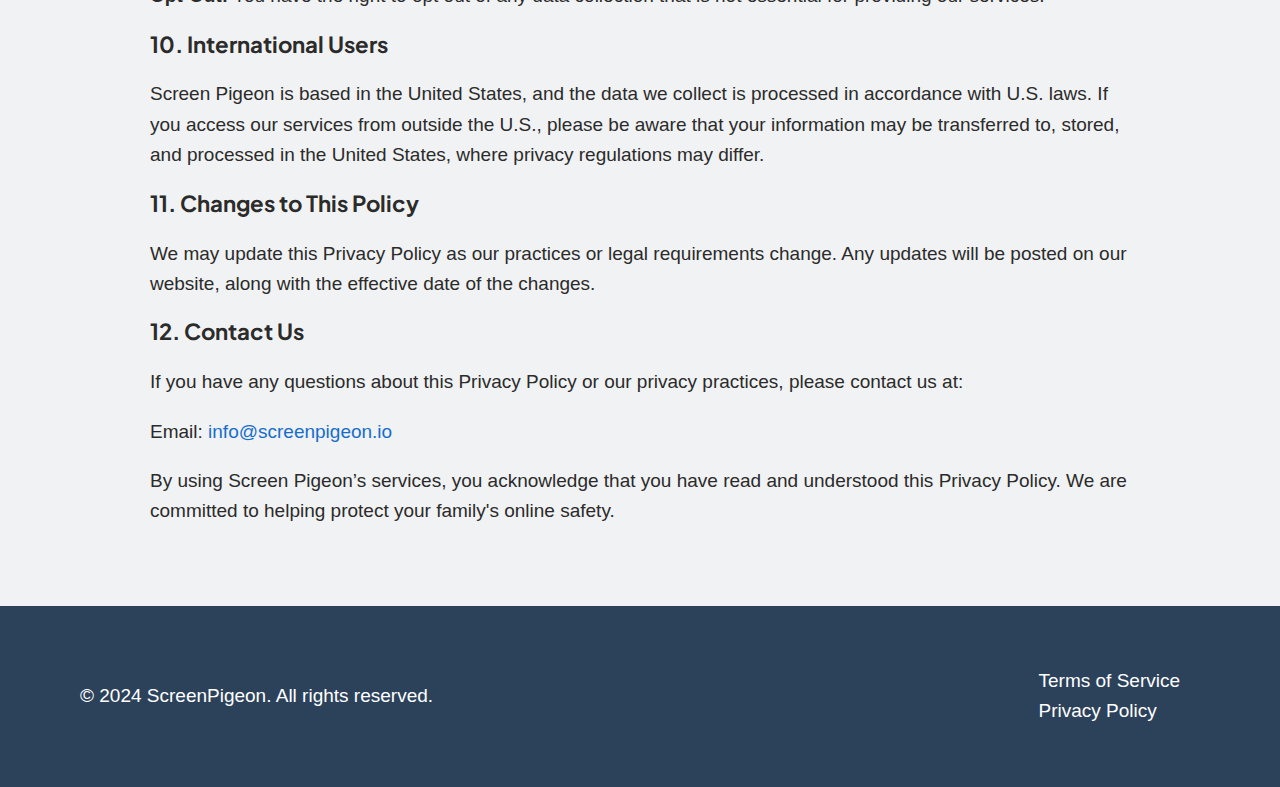
<file: privacy-policy.html>
<!DOCTYPE html>
<html lang="en">
<head>
    <meta charset="UTF-8">
    <meta name="viewport" content="width=device-width, initial-scale=1.0">
    <meta name="description" content="The company Screen Pigeon creates accountability laptops that allow parents to protect their children online">
    <meta name="keywords" content="children, accountability, laptop, parents, online, internet, safety, kids, safe, screen, pigeon, technology, tech">
    <meta name="author" content="Screen Pigeon">
    <meta property="og:title" content="Screen Pigeon">
    <meta property="og:description" content="The company Screen Pigeon creates accountability laptops that allow parents to protect their children online"> 
    <meta property="og:url" content="https://www.screenpigeon.io/index.html">
    <meta property="og:type" content="website"> 
    <meta name="twitter:title" content="Screen Pigeon">
    <meta name="twitter:description" content="The company Screen Pigeon creates accountability laptops that allow parents to protect their children online">
    <script type="application/ld+json">
        {
          "@context": "https://schema.org",
          "@type": "WebPage",
          "name": "Screen Pigeon",
          "description": "The company Screen Pigeon creates accountability laptops that allow parents to protect their children online",
          "url": "https://screenpigeon.io/index.html"
        }
    </script>
    <meta name="robots" content="index, follow"> 
    <meta http-equiv="Content-Type" content="text/html; charset=UTF-8">     
    <title>Screen Pigeon</title>
    <link rel="canonical" href="https://www.screenpigeon.io/index.html">
    <link rel="icon" href="images/sp11.png" type="image/x-icon">
    <link rel="preconnect" href="https://fonts.googleapis.com">
    <link rel="preconnect" href="https://fonts.gstatic.com" crossorigin>
    <link href="https://fonts.googleapis.com/css2?family=Plus+Jakarta+Sans:ital,wght@0,200..800;1,200..800&display=swap" rel="stylesheet">
    <link rel="stylesheet" href="styles.css">
    <!-- Google tag (gtag.js) -->
    <script async src="https://www.googletagmanager.com/gtag/js?id=AW-16749249169"></script>
    <script>
      window.dataLayer = window.dataLayer || [];
      function gtag(){dataLayer.push(arguments);}
      gtag('js', new Date());

      gtag('config', 'AW-16749249169');
    </script>
</head>
<body>
    <header>
        <header>
            <!-- Nav Bar -->
            <div class="nav-container">
                <div class="logo-element"><a class="logo" href="index.html#hero"><img class="logo" src="/images/screenpigeonlogo3.png" alt="screenpigeon logo"></a></div>
                <nav class="nav-bar">
                    <!-- Hamburger Icon -->
                    <div class="hamburger" onclick="toggleMenu()">
                        <div class="bar"></div>
                        <div class="bar"></div>
                        <div class="bar"></div>
                    </div>
                    <ul class="regular-menu nav-list">
                        <li class="nav-item"><a href="#about">About</a></li>
                        <li class="nav-item"><a href="#products">Products</a></li>
                        <li class="nav-item"><a href="faqs.html">FAQ's</a></li>
                        <li class=" nav-blue-btn nav-btn"><a href="#contact" class="dark-link" onclick="joinMailingList()">Join Mailing List</a></li>
                        <li class="nav-yellow-btn nav-btn"><a href="#products">Order</a></li>
                    </ul>
                </nav>
            </div>
        </header>
    
        <!-- Mobile Menu -->
    <nav class="mobile-menu" id="mobileMenu">
        <ul class="nav-list">
            <li class="nav-item"><a href="#about" onclick="menuRemove()" class="nav-item">About</a></li>
            <li class="nav-item"><a href="#products" onclick="menuRemove()">Products</a></li>
            <li class="nav-item"><a href="#" onclick="menuRemove()">FAQ's</a></li>
            <li class="nav-item nav-blue-btn block-btn nav-btn"><a href="#contact" onclick="joinMailingList(), menuRemove()">Join Mailing List</a></li>
            <li class="nav-item nav-yellow-btn block-btn nav-btn"><a href="#products" onclick="menuRemove()">Order</a></li>
        </ul>
    </nav>
    
<section>
    <div class="container text-container white">
        <a href="#" class="backLink">Back</a>
        <h2 class="text-header">Privacy Policy</h2>
        <p><strong>Effective Date:</strong> October 23, 2024</p>
        <p>At Screen Pigeon, we prioritize your privacy and are committed to safeguarding your personal information. This Privacy Policy outlines how we collect, use, and protect information associated with our services, including laptops equipped with our proprietary accountability software to help parents protect their children online.</p>

        <h3>1. Information We Collect</h3>
        <p><strong>Personal Information:</strong> We may collect personal information such as names, shipping addresses, and contact details to fulfill orders and provide customer support. This information is used solely for these purposes and is not stored long-term.</p>
        <p><strong>Website Interaction Data:</strong> We collect limited information related to interactions with our website, such as pages visited and forms submitted. This data helps us understand user engagement and improve the website's functionality. It is anonymized and does not include personally identifiable details.</p>
        <p><strong>Screenshots:</strong> Our accountability software captures screenshots, which are stored in a secure database. These screenshots are associated with the parent’s account and can only be accessed by the parent or authorized account holder.</p>

        <h3>2. What We Do NOT Collect</h3>
        <p><strong>Cookies:</strong> Screen Pigeon does not use cookies or any tracking technologies on our website.</p>
        <p><strong>Browsing History or Device Content:</strong> Apart from screenshots, Screen Pigeon does not access or collect browsing history, files, or other device content.</p>
        <p><strong>Device Information:</strong> We do not collect information about your device, such as the operating system, device model, or software version.</p>

        <h3>3. How We Use Your Information</h3>
        <p><strong>Fulfilling Orders:</strong> Personal information collected during the purchase process is used exclusively for processing transactions, delivering products, and providing customer support.</p>
        <p><strong>Improving Services:</strong> Aggregated and anonymized website interaction data helps us refine and enhance our website.</p>
        <p><strong>Customer Support:</strong> If you contact us for assistance, we may use the information you provide to help resolve your issue.</p>
        <p><strong>Screenshots Access:</strong> Screenshots collected by the accountability software are stored securely and can only be accessed by the parent or authorized account holder. Screen Pigeon does not view or use these screenshots for any purpose other than providing the service to the account holder.</p>

        <h3>4. Security Measures</h3>
        <p>We use robust security practices to protect your data, including:</p>
        <ul>
            <li><strong>Encryption:</strong> Data transmitted during transactions, website interactions, and screenshot storage is encrypted for security.</li>
            <li><strong>Access Control:</strong> Personal information and screenshots are accessible only to authorized personnel who require it for operational purposes, and screenshots are accessible only to the parent or account holder.</li>
            <li><strong>Data Minimization:</strong> We collect only the essential data needed and limit access to sensitive information.</li>
        </ul>

        <h3>5. Data Retention</h3>
        <p><strong>Personal Information:</strong> We retain personal information only for as long as necessary to fulfill orders or provide customer service, after which it is securely deleted.</p>
        <p><strong>Screenshots:</strong> Screenshots are retained based on the settings configured by the parent or account holder, and parents can delete screenshots associated with their account at any time.</p>
        <p><strong>Anonymized Data:</strong> Website interaction data that has been anonymized may be retained indefinitely for analytical purposes.</p>

        <h3>6. Marketing Practices</h3>
        <p>Screen Pigeon does not engage in marketing or promotional activities on our website, in our software, or through customer communications. We respect your privacy and do not track your behavior for marketing purposes.</p>

        <h3>7. Sharing Your Information</h3>
        <p><strong>Third-Party Service Providers:</strong> We may share information with third-party service providers who perform services on our behalf. These include:</p>
        <ul>
            <li><strong>Payment Processors (e.g., Stripe):</strong> We use Stripe to process payments securely. Stripe may have access to payment information for transaction purposes only. We ensure that Stripe adheres to strict confidentiality agreements and complies with industry-standard data protection regulations.</li>
            <li><strong>Hosting Services:</strong> Our website and data storage may involve third-party hosting providers. These providers may have limited access to the data required to perform their services.</li>
            <li><strong>Customer Support Platforms:</strong> If you contact our customer support, some information may be shared with third-party support platforms to help resolve your issue. These platforms are subject to confidentiality agreements.</li>
        </ul>
        <p><strong>Legal Requirements:</strong> We may disclose information if required to do so by law or in response to valid requests by public authorities (e.g., a court or government agency).</p>
        <p><strong>Business Transfers:</strong> In the event of a merger, acquisition, or asset sale, your information may be transferred as part of the transaction. We will notify users if any significant changes occur in the handling of their personal data.</p>

        <h3>8. Children's Privacy</h3>
        <p>Our services are designed to help parents protect their children online, but the purchase and management of our services are intended for adults. We do not knowingly collect personal information from children without parental consent. If we become aware that a child’s information has been collected without consent, we will take steps to delete it promptly.</p>

        <h3>9. Your Rights</h3>
        <p><strong>Access and Correction:</strong> You may contact us to update or correct any personal information provided during the purchase process.</p>
        <p><strong>Data Deletion:</strong> If you wish for your personal information or screenshots to be deleted, you can request this by contacting our support team or managing your account settings.</p>
        <p><strong>Opt-Out:</strong> You have the right to opt out of any data collection that is not essential for providing our services.</p>

        <h3>10. International Users</h3>
        <p>Screen Pigeon is based in the United States, and the data we collect is processed in accordance with U.S. laws. If you access our services from outside the U.S., please be aware that your information may be transferred to, stored, and processed in the United States, where privacy regulations may differ.</p>

        <h3>11. Changes to This Policy</h3>
        <p>We may update this Privacy Policy as our practices or legal requirements change. Any updates will be posted on our website, along with the effective date of the changes.</p>

        <h3>12. Contact Us</h3>
        <p>If you have any questions about this Privacy Policy or our privacy practices, please contact us at:</p>
        <p>Email: <a href="mailto:info@screenpigeon.io">info@screenpigeon.io</a></p>
        <p>By using Screen Pigeon’s services, you acknowledge that you have read and understood this Privacy Policy. We are committed to helping protect your family's online safety.</p>
    </div>
</section>

<footer>
    <div class="container blue fit-content footer-fullscreen footer-container">
        <div class="right-content footer-info"> 
        <div> &copy; 2024 <span>ScreenPigeon.</span> All rights reserved.</div>
        </div>
        <div class="left-content">
            <div class="column">
                <a href="tos.html" class="white-text footer-link">Terms of Service</a>
                <a href="privacy-policy.html" class="white-text footer-link">Privacy Policy</a>
            </div>
        </div>
    </div>
</footer>

<script async
 src="https://js.stripe.com/v3/buy-button.js">
</script>
<script src="script.js"></script>
</body>
</html>
</body>
</file>
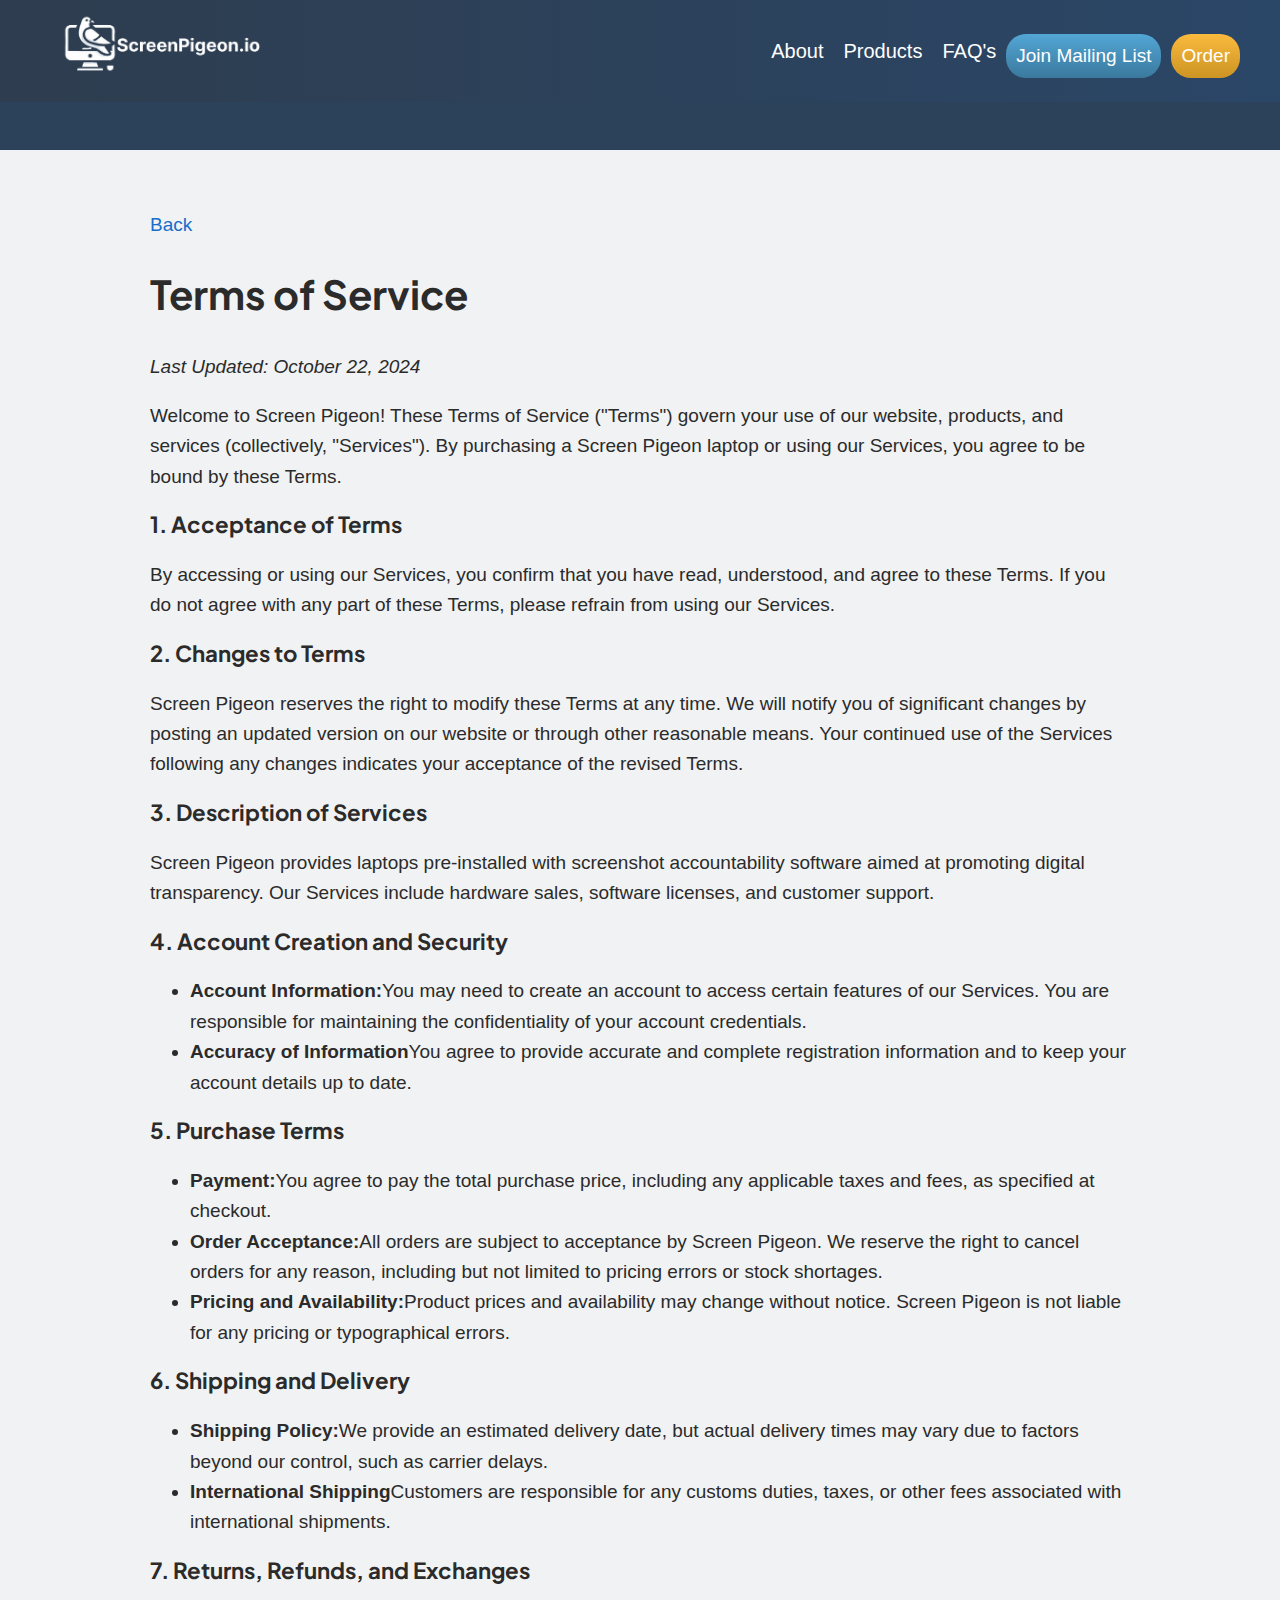
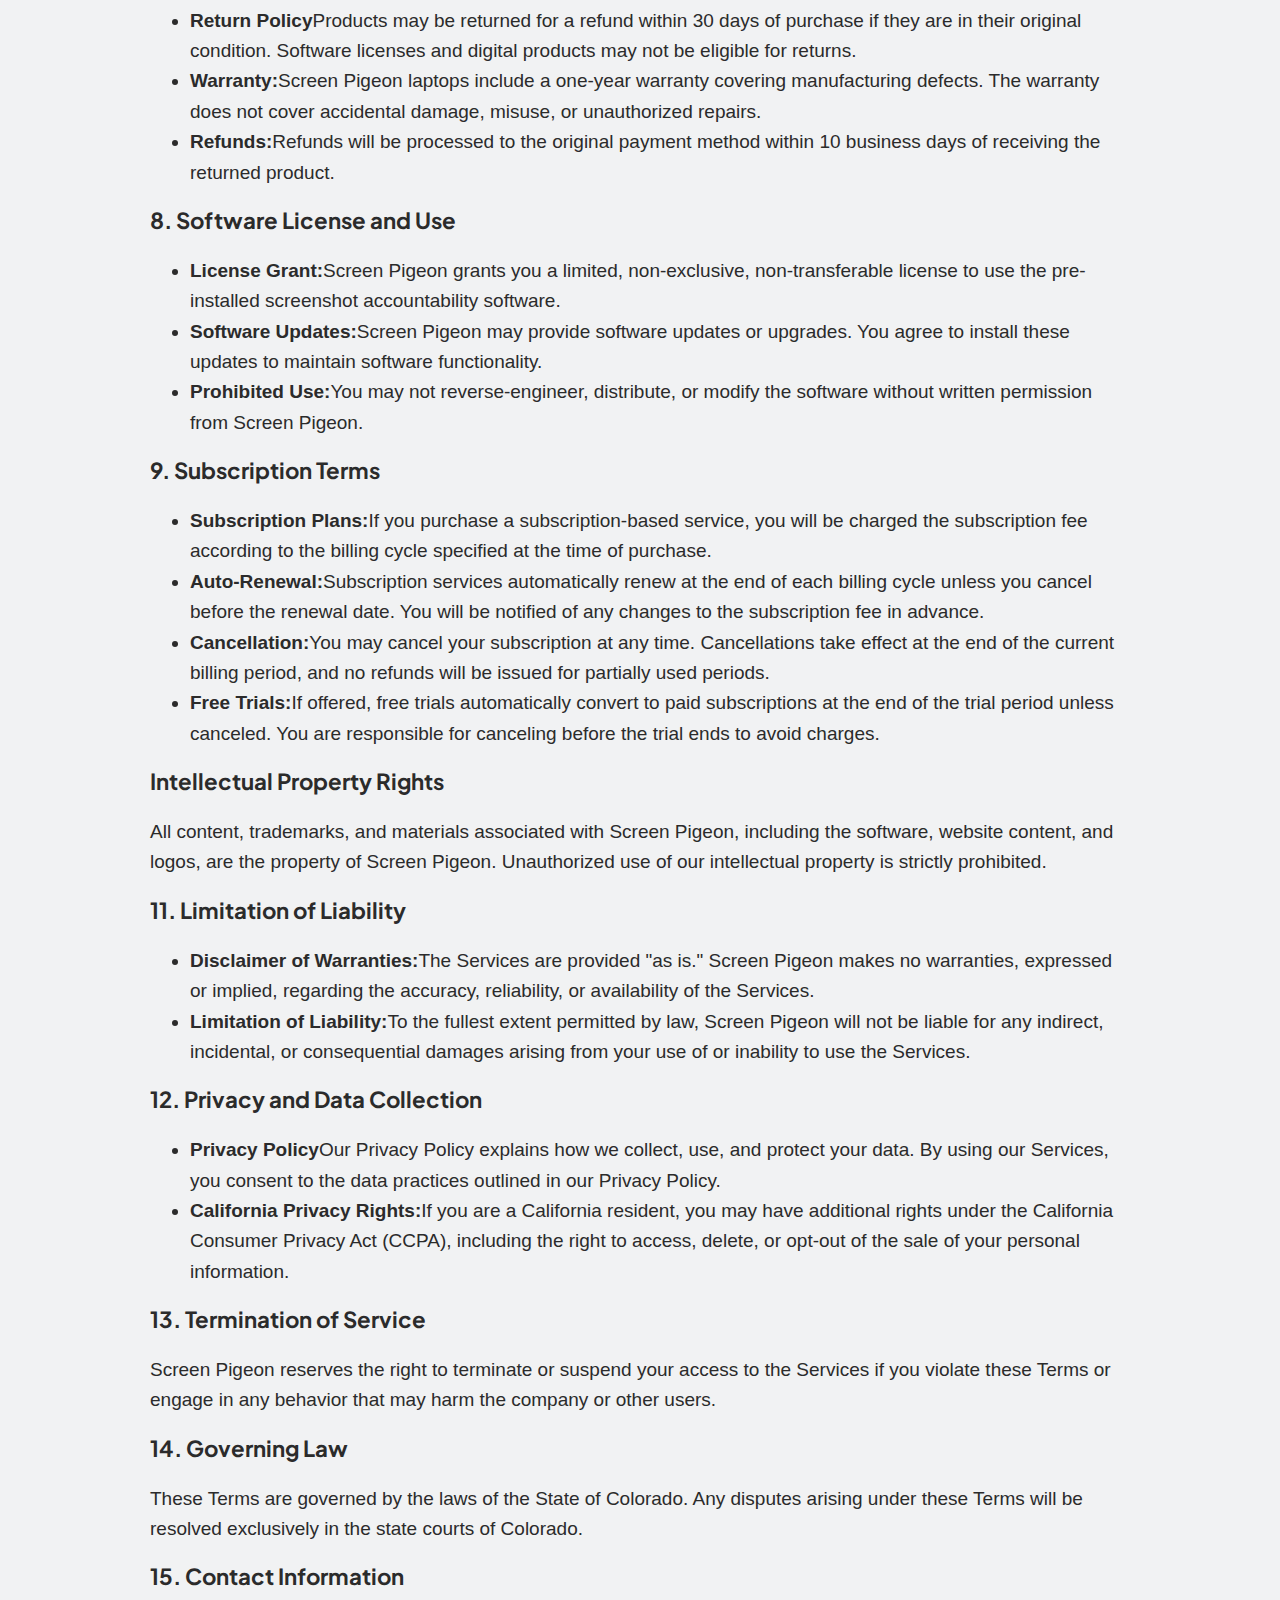
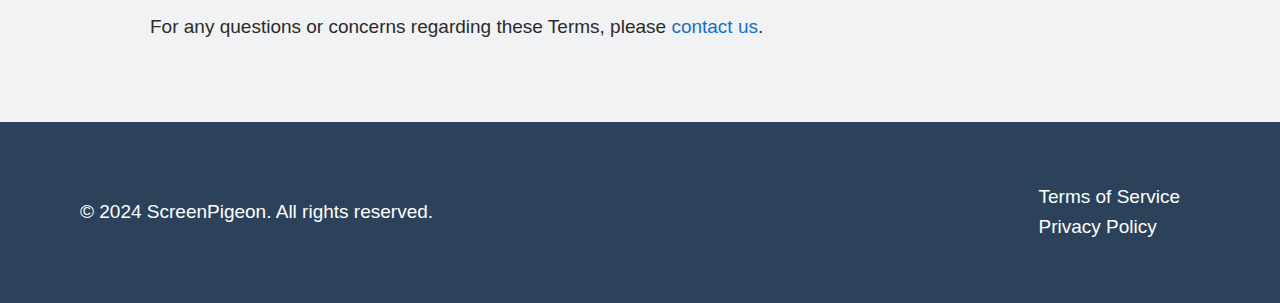
<file: tos.html>
<!DOCTYPE html>
<html lang="en">
<head>
    <meta charset="UTF-8">
    <meta name="viewport" content="width=device-width, initial-scale=1.0">
    <meta name="description" content="The company Screen Pigeon creates accountability laptops that allow parents to protect their children online">
    <meta name="keywords" content="children, accountability, laptop, parents, online, internet, safety, kids, safe, screen, pigeon, technology, tech">
    <meta name="author" content="Screen Pigeon">
    <meta property="og:title" content="Screen Pigeon">
    <meta property="og:description" content="The company Screen Pigeon creates accountability laptops that allow parents to protect their children online"> 
    <meta property="og:url" content="https://www.screenpigeon.io/index.html">
    <meta property="og:type" content="website"> 
    <meta name="twitter:title" content="Screen Pigeon">
    <meta name="twitter:description" content="The company Screen Pigeon creates accountability laptops that allow parents to protect their children online">
    <script type="application/ld+json">
        {
          "@context": "https://schema.org",
          "@type": "WebPage",
          "name": "Screen Pigeon",
          "description": "The company Screen Pigeon creates accountability laptops that allow parents to protect their children online",
          "url": "https://screenpigeon.io/index.html"
        }
    </script>
    <meta name="robots" content="index, follow"> 
    <meta http-equiv="Content-Type" content="text/html; charset=UTF-8">     
    <title>Screen Pigeon</title>
    <link rel="canonical" href="https://www.screenpigeon.io/index.html">
    <link rel="icon" href="images/sp11.png" type="image/x-icon">
    <link rel="preconnect" href="https://fonts.googleapis.com">
    <link rel="preconnect" href="https://fonts.gstatic.com" crossorigin>
    <link href="https://fonts.googleapis.com/css2?family=Plus+Jakarta+Sans:ital,wght@0,200..800;1,200..800&display=swap" rel="stylesheet">
    <link rel="stylesheet" href="styles.css">
</head>
<body>
    <header>
        <header>
            <!-- Nav Bar -->
            <div class="nav-container">
                <div class="logo-element"><a class="logo" href="index.html#hero"><img class="logo" src="/images/screenpigeonlogo3.png" alt="screenpigeon logo"></a></div>
                <nav class="nav-bar">
                    <!-- Hamburger Icon -->
                    <div class="hamburger" onclick="toggleMenu()">
                        <div class="bar"></div>
                        <div class="bar"></div>
                        <div class="bar"></div>
                    </div>
                    <ul class="regular-menu nav-list">
                        <li class="nav-item"><a href="#about">About</a></li>
                        <li class="nav-item"><a href="#products">Products</a></li>
                        <li class="nav-item"><a href="faqs.html">FAQ's</a></li>
                        <li class=" nav-blue-btn nav-btn"><a href="#contact" class="dark-link" onclick="joinMailingList()">Join Mailing List</a></li>
                        <li class="nav-yellow-btn nav-btn"><a href="#products">Order</a></li>
                    </ul>
                </nav>
            </div>
        </header>
    
        <!-- Mobile Menu -->
    <nav class="mobile-menu" id="mobileMenu">
        <ul class="nav-list">
            <li class="nav-item"><a href="#about" onclick="menuRemove()" class="nav-item">About</a></li>
            <li class="nav-item"><a href="#products" onclick="menuRemove()">Products</a></li>
            <li class="nav-item"><a href="#" onclick="menuRemove()">FAQ's</a></li>
            <li class="nav-item nav-blue-btn block-btn nav-btn"><a href="#contact" onclick="joinMailingList(), menuRemove()">Join Mailing List</a></li>
            <li class="nav-item nav-yellow-btn block-btn nav-btn"><a href="#products" onclick="menuRemove()">Order</a></li>
        </ul>
    </nav>
    

<section>
    <div class="container text-container white">
        <a class="backLink" href="#">Back</a>
        <h2 class="text-header">Terms of Service</h2>
        <p><i>Last Updated: October 22, 2024</i></p>
        <p>Welcome to Screen Pigeon! These Terms of Service ("Terms") govern your use of our website, products, and services (collectively, "Services"). By purchasing a Screen Pigeon laptop or using our Services, you agree to be bound by these Terms.
        </p>
        <h3>1. Acceptance of Terms</h3>
        <p>By accessing or using our Services, you confirm that you have read, understood, and agree to these Terms. If you do not agree with any part of these Terms, please refrain from using our Services.
        </p>
        <h3>2. Changes to Terms</h3>
        <p>Screen Pigeon reserves the right to modify these Terms at any time. We will notify you of significant changes by posting an updated version on our website or through other reasonable means. Your continued use of the Services following any changes indicates your acceptance of the revised Terms.</p>
        <h3>3. Description of Services</h3>
        <p>Screen Pigeon provides laptops pre-installed with screenshot accountability software aimed at promoting digital transparency. Our Services include hardware sales, software licenses, and customer support.</p>
        <h3>4. Account Creation and Security</h3>
       <ul>
        <li><b>Account Information:</b>You may need to create an account to access certain features of our Services. You are responsible for maintaining the confidentiality of your account credentials.
        </li>
        <li><b>Accuracy of Information</b>You agree to provide accurate and complete registration information and to keep your account details up to date.
        </li>
        </ul>
        <h3>5. Purchase Terms</h3>
        <ul>
            <li><b>Payment:</b>You agree to pay the total purchase price, including any applicable taxes and fees, as specified at checkout.
            </li>
            <li><b>Order Acceptance:</b>All orders are subject to acceptance by Screen Pigeon. We reserve the right to cancel orders for any reason, including but not limited to pricing errors or stock shortages.
            </li>
            <li><b>Pricing and Availability:</b>Product prices and availability may change without notice. Screen Pigeon is not liable for any pricing or typographical errors.
            </li>
        </ul>
        <h3>6. Shipping and Delivery</h3>
        <ul>
            <li><b>Shipping Policy:</b>We provide an estimated delivery date, but actual delivery times may vary due to factors beyond our control, such as carrier delays.

            </li>
            <li><b>International Shipping</b>Customers are responsible for any customs duties, taxes, or other fees associated with international shipments.
            </li>
        </ul>
        <h3>7. Returns, Refunds, and Exchanges</h3>
        <ul>
            <li><b>Return Policy</b>Products may be returned for a refund within 30 days of purchase if they are in their original condition. Software licenses and digital products may not be eligible for returns.

            </li>
            <li><b>Warranty:</b>Screen Pigeon laptops include a one-year warranty covering manufacturing defects. The warranty does not cover accidental damage, misuse, or unauthorized repairs.

            </li>
            <li><b>Refunds:</b>Refunds will be processed to the original payment method within 10 business days of receiving the returned product.
            </li>
        </ul>
        <h3>8. Software License and Use</h3>
        <ul>
            <li><b>License Grant:</b>Screen Pigeon grants you a limited, non-exclusive, non-transferable license to use the pre-installed screenshot accountability software.
            </li>
            <li><b>Software Updates:</b>Screen Pigeon may provide software updates or upgrades. You agree to install these updates to maintain software functionality.
            </li>
            <li><b>Prohibited Use:</b>You may not reverse-engineer, distribute, or modify the software without written permission from Screen Pigeon.
            </li>
        </ul>
        <h3>9. Subscription Terms</h3>
        <ul>
            <li><b>Subscription Plans:</b>If you purchase a subscription-based service, you will be charged the subscription fee according to the billing cycle specified at the time of purchase.
            </li>
            <li><b>Auto-Renewal:</b>Subscription services automatically renew at the end of each billing cycle unless you cancel before the renewal date. You will be notified of any changes to the subscription fee in advance.
            </li>
            <li><b>Cancellation:</b>You may cancel your subscription at any time. Cancellations take effect at the end of the current billing period, and no refunds will be issued for partially used periods.

            </li>
            <li><b>Free Trials:</b>If offered, free trials automatically convert to paid subscriptions at the end of the trial period unless canceled. You are responsible for canceling before the trial ends to avoid charges.
            </li>
        </ul>
        <h3>Intellectual Property Rights</h3>
        <p>All content, trademarks, and materials associated with Screen Pigeon, including the software, website content, and logos, are the property of Screen Pigeon. Unauthorized use of our intellectual property is strictly prohibited.</p>
        <h3>11. Limitation of Liability</h3>
        <ul>
            <li><b>Disclaimer of Warranties:</b>The Services are provided "as is." Screen Pigeon makes no warranties, expressed or implied, regarding the accuracy, reliability, or availability of the Services.

            </li>
            <li><b>Limitation of Liability:</b>To the fullest extent permitted by law, Screen Pigeon will not be liable for any indirect, incidental, or consequential damages arising from your use of or inability to use the Services.
            </li>
        </ul>
        <h3>12. Privacy and Data Collection</h3>
        <ul>
            <li><b>Privacy Policy</b>Our Privacy Policy explains how we collect, use, and protect your data. By using our Services, you consent to the data practices outlined in our Privacy Policy.
            </li>
            <li><b>California Privacy Rights:</b>If you are a California resident, you may have additional rights under the California Consumer Privacy Act (CCPA), including the right to access, delete, or opt-out of the sale of your personal information.
            </li>
        </ul>
        <h3>13. Termination of Service</h3>
        <p>Screen Pigeon reserves the right to terminate or suspend your access to the Services if you violate these Terms or engage in any behavior that may harm the company or other users.</p>
        <h3>14. Governing Law</h3>
        <p>These Terms are governed by the laws of the State of Colorado. Any disputes arising under these Terms will be resolved exclusively in the state courts of Colorado.</p>
        <h3>15. Contact Information</h3>
        <p>For any questions or concerns regarding these Terms, please <a href="index.html#contact">contact us</a>.
</section>

<footer>
    <div class="container blue fit-content footer-fullscreen footer-container">
        <div class="right-content footer-info"> 
        <div> &copy; 2024 <span>ScreenPigeon.</span> All rights reserved.</div>
        </div>
        <div class="left-content">
            <div class="column">
                <a href="tos.html" class="white-text footer-link">Terms of Service</a>
                <a href="privacy-policy.html" class="white-text footer-link">Privacy Policy</a>
            </div>
        </div>
    </div>
</footer>

<script async
 src="https://js.stripe.com/v3/buy-button.js">
</script>
<script src="script.js"></script>
</body>
</html>
</file>
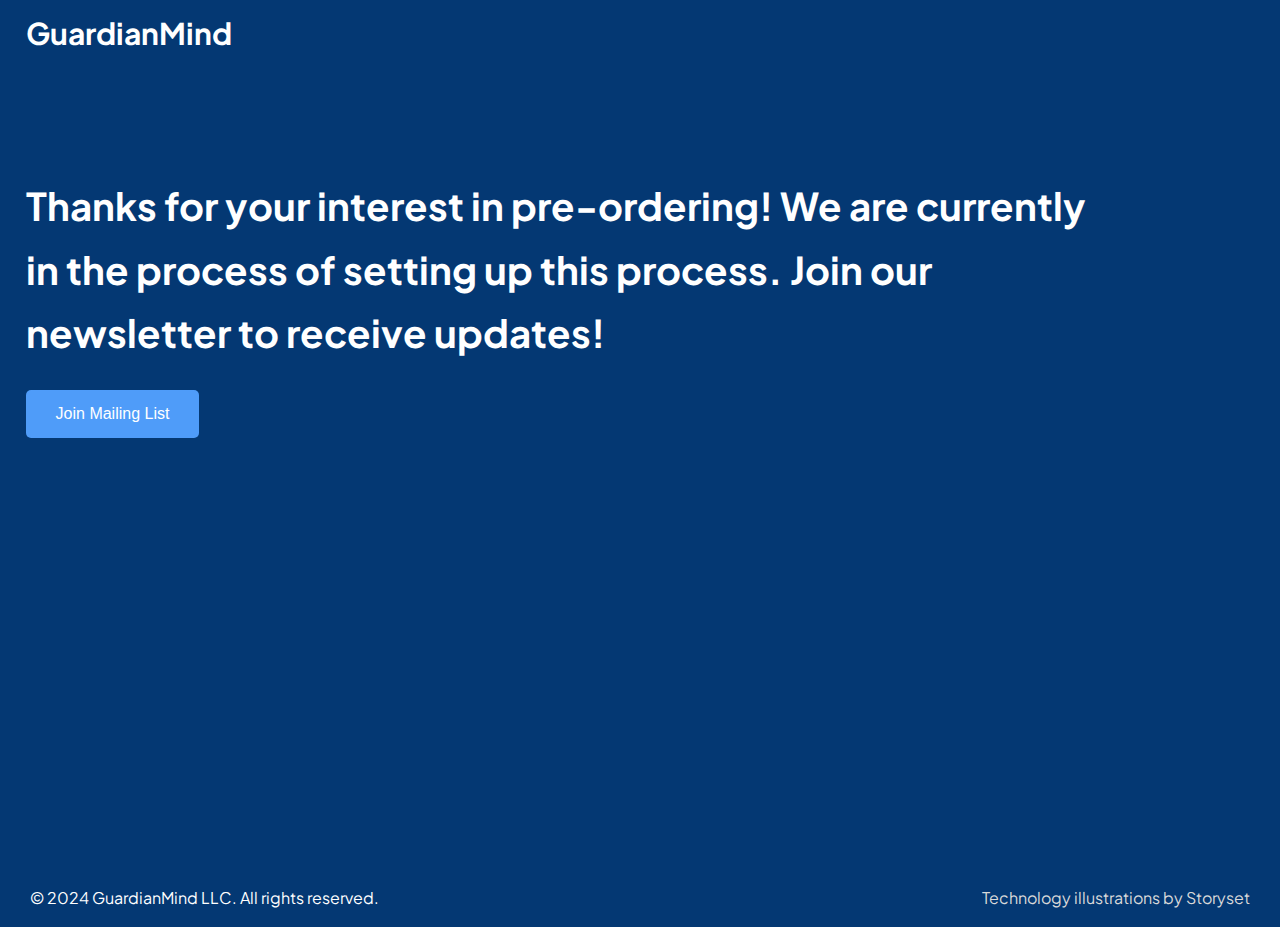
<file: guardian-mind/donate.html>
<!DOCTYPE html>
<html lang="en">
<head>
    <meta charset="UTF-8">
    <meta name="viewport" content="width=device-width, initial-scale=1.0">
    <title>Guardian Mind</title>
    <link rel="preconnect" href="https://fonts.googleapis.com">
    <link rel="preconnect" href="https://fonts.gstatic.com" crossorigin>
    <link href="https://fonts.googleapis.com/css2?family=Plus+Jakarta+Sans:ital,wght@0,200..800;1,200..800&display=swap" rel="stylesheet">
    <link rel="stylesheet" href="donate.css">
</head>
<body>
    <!-- Navbar -->
    <header>
        <nav class="nav-bar">
            <div id="donate-logo" class="logo" onclick="goToHomePage(event)">GuardianMind</div>
        </nav>
    </header>

    <!-- Hero Section -->
    <section class="hero">
        <div class="hero-container">
            <div class="container-text">
                <h1>Thanks for your interest in pre-ordering! We are currently in the process of setting up this process. Join our newsletter to receive updates!</h1>
                <button class="hero-button" onclick="donateJoinMailingList(event)">Join Mailing List</button>
            </div>
        </div>
    </section>

    <!-- Footer -->
    <footer>
        <div class="footer-container">
            <p class="footer-text">&copy; 2024 <span>GuardianMind LLC.</span> All rights reserved.</p>
            <a class="citation "href="https://storyset.com/technology">Technology illustrations by Storyset</a></div>
    </footer>

    <script src="script.js"></script>
</body>
</html>
</file>
<file: guardian-mind/styles.css>
body, html {
    margin: 0;
    padding: 0;
    box-sizing: border-box;
    font-family: "Plus Jakarta Sans", sans-serif;
    line-height: 1.65;
}

header {
    background-color: #043873;
    color: #fff;
    padding: 15px 20px;
    display: flex;
    justify-content: space-between;
    align-items: center;
}

.menu-toggle {
    display: none;
    flex-direction: column;
    cursor: pointer;
}

.bar {
    background-color: #fff;
    height: 3px;
    width: 25px;
    margin: 5px 0;
}

.navbar {
    width: 100%;
    /* position: fixed; */
    top: 0;
    left: 0;
    background-color: #043873;
    padding-left: 30px;
}

.navbar .logo {
    font-size: 30px;
    font-weight: bold;
}

.navbar .nav-links {
    list-style: none;
}

.navbar .nav-links li a {
    color: #fff;
    text-decoration: none;
    font-size: 16px;
}

.navbar .nav-links li a:hover {
    color: #D9D9D9;
}

.nav-links {
    display: flex;
    flex-direction: row;
    justify-content: space-evenly;
    flex: 5;

}

.nav-container {
    display: flex;
    flex-direction: row;
    justify-content: space-between;
}

.logo {
    flex: 5;
}

.waitlist-button {
    background-color: #4F9CF9;
    padding: 10px 20px;
    border-radius: 5px;
}

.donate-button {
    background-color: #FBC343;
    padding: 10px 20px;
    border-radius: 5px;
}

.hero {
    display: flex;
    height: 75vh;
    align-items: center;
    justify-content: center;
    background-color: #043873;
    color: white;
    padding-left: 30px;
}

.hero-content {
    flex: 1;
    display: flex;
    flex-direction: column;
    justify-content: center;
    align-items: flex-start;
    text-align: left;
}

.hero-content h1 {
    font-size: 48px;
    margin-bottom: 20px;
}

.hero-content button {
    padding: 20px;
    background-color: #4F9CF9;
    color: white;
    border: none;
    cursor: pointer;
    font-size: 16px;
    box-sizing: border-box;
    margin-bottom: 40px;
}

.hero-image {
    flex: 1;
    display: flex;
    justify-content: center;
    align-items: center;
}

.hero-image img {
    width: 100%;
    height: auto;
    max-width: 500px;
}

.about-container {
    display: flex;
    flex-direction: row;
    justify-content: space-between;
    padding-left: 40px;
}

.about-img {
   max-width: 25vw;
}
section {
    padding: 60px 20px;
    text-align: center;
}

#about, #products, #contact {
    background-color: #fff;
}

.info-boxes {
    display: flex;
    justify-content: center;
    gap: 20px;
    margin-top: 20px;
    flex-wrap: wrap;
}

.small-section {
    background-color: #043873;
    color: white;
    padding: 30px 20px;
}


.info-box {
    /* background-color: #fff; */
    padding: 20px;
    border: 1px solid rgb(170, 169, 169);
    width: 250px;
    box-shadow: 0 0 10px rgba(0,0,0,0.1);
    flex: 1 1 300px;
    max-width: 300px;
    margin: 10px;
    background-color: #D9D9D9;
    border-radius: 5px;
}

button {
    padding: 10px 20px;
    background-color: #4F9CF9;
    color: #fff;
    border: none;
    cursor: pointer;
    font-size: 16px;
    border-radius: 5px;
}

button:hover {
    color: #D9D9D9;
}

footer {
    background-color: #043873;
    color: #fff;
    text-align: center;
    padding: 20px;
}

#contact-form {
    display: flex;
    flex-direction: column;
    gap: 10px;
    align-items: center;
}

#contact-form input, #contact-form textarea {
    padding: 10px;
    width: 100%;
    max-width: 300px;
    border: 1px solid #ddd;
}

#contact-form button {
    width: 100px;
}

#about {
    text-align: left;
}

h4 {
    font-weight: normal;
}

.hidden-info-boxes {
    display: none;
}

.citation {
    color: #D9D9D9;
    text-decoration: none;
}

.footer-container {
    display: flex;
    justify-content: space-between;
    align-items: center;
    padding: 0 30px;
}

.footer-text span {
    color: #FBC343;
}

@media (min-width: 1500px) {
    .navbar .nav-links li a {
        font-size: 25px;
    }
}

@media (min-width: 1000px) {
    p {
        font-size: 17px;
    }

    h3 {
        font-size: 25px;
    }

    h2 {
        font-size: 40px;
    }

    .important-text {
        font-size: 24px;
    }

    .mission-text {
        font-size: 27px;
    }

    .mission-section {
        min-height: 40vh;
        text-align: center;
        display: flex;
        justify-content: center;
        align-items: center;
        font-size: 30px;
    }

    .mailing-list-section {
        min-height: 30vh;
        text-align: center;
        padding-top: 70px;
    }

    .mailing-list-section button {
        padding: 20px 40px;
        font-size: 18px;
    }

    .product-info-box {
        padding: 30px 60px;
    }

    .input {
        min-width: 500px;
        min-height: 30px;
        font-size: 15px;
    }

    .message {
        min-width: 500px;
        min-height: 100px;
        font-size: 15px;
    }

    .nav-bar {
        padding-top: 40px;
    }

    #about-info-boxes {
        display: none;
    }

    .hidden-info-boxes {
        display: flex;
        flex-wrap: wrap;
        justify-content: space-evenly;
    }

    .about-info-box {
        font-size: 30px;
        padding-left: 30px 60px;
    }

    .about-container {
        display: flex;
        justify-content: space-between;
        padding-bottom: 100px;
    }

    /* .about-container-text {
        flex: 6;
    } */

    .about-img {
        flex: 1;
        padding-left: none;
        flex: 1 1 200px;
        height: auto;
        object-fit: cover;
        display: block;
        width: 100%;
    }

    /* .info-box {
        padding: auto;
        width: auto;
        box-shadow: 0 0 10px rgba(0,0,0,0.1);
        flex: 1 1 100%;
        margin: 10px;
        background-color: #D9D9D9;
        border-radius: 5px;
} */

.white-space {
    padding-bottom: 100px;
}

button {
    padding: 15px 30px;
    background-color: #4F9CF9;
    color: #fff;
    border: none;
    cursor: pointer;
    border-radius: 5px;
    font-size: 16px;
}

.navbar .nav-links li a {
    color: #fff;
    text-decoration: none;
    font-size: 16px;
}

.nav-link {
    cursor: pointer;
}

}




@media (max-width: 1000px) {

    .navbar .logo {
        font-size: 25px;
        font-weight: bold;
    }

    .hero {
        flex-direction: column;
    }

    .hero-content h1 {
        font-size: 36px;
    }

    .hero-content button {
        width: 100%;
        max-width: 200px;
    }

    .hero-image img {
        max-width: 50%;
    }

    .info-box {
        width: 100%;
        max-width: 100%;
        margin: 10px 0;
    }

    button {
        width: 100%;
        max-width: 200px;
    }

    li {
        font-size: 5px;
    }

    .about-img {
        flex: 4;
     }

     .about-container-text {
        flex: 6;
     }

    .nav-links {
        /* display: flex;
        flex-direction: row;
        justify-content: space-evenly; */
        flex: 7.5;
    }

    .logo {
        flex: 2.5;
    }

    h2 {
        font-size: 30px;
    }

    /* p {
        font-size: 17px;
    } */

    .info-boxes {
        font-size: 15px;
    }

    .important-text {
        font-size: 18px;
    }

    .navbar .nav-links li a {
        color: white;
        text-decoration: none;
        font-size: 15px;
    }

}

@media (max-width: 700px) {

    .navbar {
        flex-direction: column;
        align-items: flex-start;
    }

    .navbar .logo {
        margin-bottom: 10px;
        font-size: 22px;
        font-weight: bold;
    }

    .hero-content h1 {
        font-size: 28px;
    }

    .hero-content button {
        width: 100%;
        max-width: 150px;
    }

    .hero-image img {
        max-width: 100%;
    }

    .mission-section {
        min-height: 40vh;
        display: flex;
        justify-content: center; 
        align-items: center; 
        font-size: larger;    
    }

    .mailing-list-section {
        min-height: 25vh;
        
    }

    .hero-image {
        max-width: 250px;
    }

    .hero-content button {
        padding: 10px 10px;
        
    }

    .menu-toggle {
        display: flex;
    }

    .nav-links {
        display: none;
        margin-right: none;
        position: fixed;
        top: 0;
        right: 0;
        padding-top: 60px;
        padding-right: 20px;
        padding-bottom: 30px;
        flex-direction: column; 
        z-index: 1000;
        margin-top: none;
        border-radius: 5px;
        background-color: #043873;
        border-left: 1px solid#D9D9D9;
        border-bottom: 1px solid #D9D9D9;
        border-right: 1px solid #D9D9D9;
        border-top: 1px solid #D9D9D9;
        text-align: center;
    }

    .menu-toggle {
        z-index: 1001;
    }

    .nav-links.active {
        display: flex;
    }

    .nav-link {
        box-sizing: border-box;
        margin-bottom: 20px;
        color: black;
    }

    .hero {
        height: 70vh;
        margin-top: none;
    }

    .nav-container {
        margin-bottom: none;
        margin-top: 20px;
    }

    .info-box {
        margin: none;
    }

    .about-img {
        display: none;
    }

    .donate-button {
        padding-right: 50px;
        padding-left: 50px;
    }

    .hero-image {
        display: none;
    }

    .hero-content h1 {
        font-size: 45px;
    }

    .footer-container {
        font-size: 12px;
    }

    .about-container {
        padding-left: 15px;
    }



}
</file>
<file: styles.css>
/* Base */

body {
    font-family: "Lato", sans-serif;
    margin: 0;
    padding: 0;
    color: #2b2b2b;
    line-height: 1.6;
    font-size: 16px;
    background-color: #2C425B;
}

h1, h2, h3 {
    margin-top: 0;
    font-family: "Plus Jakarta Sans", sans-serif;
    line-height: 1.2;
}

a {
    text-decoration: none;
    color:#166ecb;
}

a:hover {
    font-weight: 510;
}

img {
    max-width: 50vw;
}

input, textarea, select {
    max-width: 350px;
    font-size: 16px;
    border: none;
    margin: 5px 5px 5px 0px;
    outline: none;
    padding: 10px;
    background: linear-gradient(135deg, #ffffff, #f8f9fa); 
    box-shadow: 0 6px 12px rgba(0, 0, 0, 0.15);
    border-radius: 8px;
    font-family: "Plus Jakarta Sans", sans-serif;;
}

h1 { 
    font-size: 45px;
    line-height: 1.3;
    padding: 0;
    margin: 0;
}

p {
    font-family:"Lato", sans-serif;
}


/* Layout */

.container {
    padding: 30px 20px;
}

.small-container {
    padding: 10px 20px 1px 20px;
    margin-bottom: none;
}

.text-header {
    margin-top: 30px;
}

.text-container {
    margin-top: 150px;
}

header {
    background-color: #2C425B;
}

footer {
    background-color: #2C425B;
}

.hero {
    padding-top: 120px;
    background-image: linear-gradient(to right, #2E3D4F, #2A4769);;
    height: 90vh;
}

.hero-image {
    margin-top: 30px;
    border-radius: 20px;
}

.paragraph {
    line-height: 1.7;
    max-width: 700px;
}

.outer-paragraph-container {
    display: flex;
    justify-content: center;
    align-items: center;
}

.paragraph-container {
    max-width: 900px;
    border-radius: 10px;
    color:#2b2b2b;
    margin: 20px 0px;
    background: #F1F2F3; 
    padding: 25px 25px;
}

.full-length-section {
    min-height: 90vh;
}

.column {
    display: flex;
    flex-direction: column;
}

/* Module */

.card {
    min-width: 250px;
    background: linear-gradient(135deg, #ffffff, #f8f9fa); 
    box-shadow: 0 6px 12px rgba(0, 0, 0, 0.15);
    border-radius: 8px;
    padding: 15px;
    margin: 10px 0px;
  }

  .product-card-container {
    display: flex;
    flex-direction: column;
    justify-content: center;
    align-items: flex-start;
  }

  .product-card {
    display: flex;
    flex-direction: column;
    justify-content: center;
    align-self: flex-start;
    max-width: 500px;
    height: 100%;
    flex-grow: 1;
    background: linear-gradient(135deg, #ffffff, #f8f9fa); 
    box-shadow: 0 6px 12px rgba(0, 0, 0, 0.15);
    border-radius: 8px;
    padding: 20px;
    margin: 0px 0px 20px 0px;
  }

  .card-image {
    width: 100%;
    height: auto; /* Maintains the aspect ratio */
    max-width: 100%;
    border-radius: 5px;
  }

  .card-heading {
    font-size: 30px;
    font-weight: bold;
  }

  .card-text {
    margin-top: none;
  }



  .blue-btn {
        display: inline-block;
        padding: 7px 14px;
        background-color: #438FBA;
        /* background: linear-gradient(to bottom, #53A6D5, #438FBA);  */
        background: linear-gradient(to bottom, #53A6D5, #3a799e); 
        color: #fff;
        text-decoration: none;
        border: none;
        border-radius: 20px;
        margin-top: 10px;
        font-family: "Lato", sans-serif;
  }

  .yellow-btn {
    display: inline-block;
    padding: 7px 14px;
    background-color: #ECAD32;
    /* background: linear-gradient(to bottom, #FABA3D, #ECAD32);  */
    background: linear-gradient(to bottom, #FABA3D, #cc9423); 
    color: #fff;
    text-decoration: none;
    border-radius: 20px;
    margin-top: 10px;
    font-family: "Lato", sans-serif;
}

.nav-blue-btn {
    display: inline-block;
    padding: 7px 14px;
    background-color: #4F9CF9;
    /* background: linear-gradient(to bottom, #53A6D5, #438FBA);  */
    background: linear-gradient(to bottom, #53A6D5, #3a799e); 
    color: #fff;
    text-decoration: none;
    border: none;
    border-radius: 20px;
    margin-top: 10px;
}

.nav-yellow-btn {
    display: inline-block;
    padding: 7px 14px;
    background-color: #FBC343;
    /* background: linear-gradient(to bottom, #FABA3D, #ECAD32);  */
    background: linear-gradient(to bottom, #FABA3D, #cc9423);
    color: #fff;
    text-decoration: none;
    border-radius: 20px;
    margin-top: 10px;
}

.block-btn {
    display: block;
    font-size: 16px;
    width: fit-content;
    padding: 7px 14px;
}

.pre-order-text {
    margin-top: 60px;
}

.stripe-btn {
    box-shadow: 0 6px 12px rgba(0, 0, 0, 0.15);
}

.order-container {
    display: flex;
    flex-direction: column;
    justify-content: center;
    align-items: center;
    height: 70vh;
}

.about-checkout {
    margin-top: 20px;
}
.hidden-section {
    display: none;
}

.text-box {
    width: 50vw;
    
}

.sub-title {
    margin-top: 10px;
    font-family: "Lato", sans-serif;
}

.contact-form {
    display: flex;
    flex-direction: column;

}

.form {
    padding: 10px;
    font-family: "Lato", sans-serif;

}

input[type="checkbox"] {
    transform: scale(1.6);
    margin-right: 10px;
  }

.checkbox-container {
    display: flex;
    flex-direction: row;
    align-items: center;
}

.contact-message {
    height: 150px;
}

.footer-text {
    margin-bottom: 10px;
    font-size: 16px;
}

.content-image {
    border-radius: 20px;
}

.video {
    border-radius: 20px;
    padding: 0px 15px;
    border: 2px solid;
    background-color: #0b0b0b;
    /* border-image: linear-gradient(to center, #f06, #fff 50%, #f06); */
    max-width: 80vw;
}

.how-it-works-container {
    display: flex;
    flex-direction: column-reverse;
}

.story {
    margin-right: 20px;
}
/* State */

.nav-blue-btn:hover, .blue-btn:hover {
    background-color: #0056b3; /* Darker shade of primary color on hover */
    background: linear-gradient(to bottom, #2a93d1, #227fb5); 
  }

.nav-yellow-btn:hover, .yellow-btn:hover {
    background-color: #D9A628;
    background: linear-gradient(to bottom, #f8ae1a, #eba313); 
}

.visibility {
    display: none;
}

.falling-element {
    opacity: 0;
    transform: translateY(20px); /* Starting subtle position */
    transition: transform 1.5s ease-in-out, opacity 1.5s ease-in-out;
  }
  
  /* Class to apply the "falling into place" effect when the element is in view */
  .falling-element.visible {
    opacity: 1;
    transform: translateY(0);
  }

/* Theme */

.white {
    background-color: #F1F2F3;
}

.blue {
    background-color: #2C425B;
    color: #fff;
}

.gradient-blue {
    background-color: linear-gradient(to top, #043873, #001a3d);
    color: #fff;
}

.citation {
    color: #0056b3;
}

.white-text {
    color: white;
}

/* nav */
.hamburger .bar {
    width: 25px;
    height: 3px;
    background-color: #fff;
}

.logo {
    font-size: 20px;
    color: #fff;
    font-weight: bold;
    cursor: pointer;
    max-width: 200px;

}

.mobile-menu {
    display: none; /* Hidden by default */
    position: absolute;
    top: 60px; /* Adjust based on header height */
    right: 0;
    background-color: white;
    width: 100%;
    box-shadow: 0px 4px 6px rgba(0,0,0,0.1);
    padding-bottom: 25px;
    position: fixed;
    top: 60px;
    padding-top: 50px;
    z-index: 999;
}

.mobile-menu .nav-list {
    list-style: none;
    padding-left: 10px;
    margin: 0;
    text-align: left;
}

.hamburger {
    display: none; /* Hidden by default */
    cursor: pointer;
    flex-direction: column;
    gap: 5px;
}

.nav-item a {
    color: #4F9CF9;
    margin: none;
    padding: 10px 10px;
}

.nav-container {
    display: flex;
    justify-content: space-between;
    padding: 15px;
    width: 100%;
    position: fixed;
    top: 0;
    z-index: 1000;
    background-image: linear-gradient(to right, #2E3D4F, #2A4769);;
    
}

.nav-list {
    display: flex;
    flex-direction: column;
    justify-content: space-evenly;
    line-height: 2.0;
}

.nav-btn a{
    color: #fff;
}

.nav-item a:hover{
    color: #043873;
}

.nav-btn a:hover{
    color: white;
}

.nav-bar {
    padding-right: 30px;
}

/* nav state */
.regular-menu {
    display: none; /* Hide desktop nav bar */
}
.hamburger {
    display: flex; /* Show hamburger icon */
}
.mobile-menu.active {
    display: block; /* Show mobile menu when active */
}

/* Order FAQs */

.order-faqs {
    margin-top: 25px;
}

@media (min-width: 768px) { 

    /* Base */

    body {
        font-size: 18px;
    }

    h1 {
        font-size: 60px;
    }

    h2 {
        font-size: 35px;
    }


    /* Layout */

    .container {
        padding: 60px 40px 30px 40px;
    }

    .nav-container {
        display: flex;
        flex-direction: row;
        justify-content: space-between;
        align-items: center;
        /* padding-left: 40px; */
        padding-right: 40px;
        padding-left: 20px;
    }

    .footer-info {
        display: flex;
        flex-direction: column;
    }

    .hero {
        padding-top: 100px;
        padding-left: 40px;
        display: flex;
        justify-content: center;
        align-items: center;
        /* background-image: url(images/coloradosprings3.png);
        background-size: cover; */
    }

    .hero-paragraph {
        text-align: center;
    }

    .hero-image {
        max-width: 40vw;
    }

    /* Module */

    .card {
        min-width: 250px;
        min-height: 60px;
        padding: 30px;
        flex: 1;
      }

      .card-container {
        display: flex;
        flex-direction: row;
        justify-content: space-between;
        flex-wrap: wrap;
        gap: 20px;
    
      }

      .fullscreen {
        padding-top: 150px;
        display: flex;
        flex-direction: row;
        justify-content: space-between;
        align-items: center;

    }

      .product-card-container {
        align-items: center;
      }

      .video {
        max-width: 40vw;
    }

    .card {
        min-width: 250px;
        border-radius: 8px;
        padding: 15px;
        margin: 0px 0px 0px 0px;
      }

      .left-content {
        margin: 20px;
      }

      .nav-item a {
        color: white;
        font-size: 17px;
      }

      .nav-btn {
        margin-right: 10px;

      }

      .nav-btn {
        padding: 3px 6px;
        align-self: center;
      }

      .blue-btn {
        padding: 8px 16px;
        margin-top: 10px;
  }

  .yellow-btn {
    padding: 8px 16px;
    margin-top: 10px;
}

#form-btn {
        padding: 10px 20px;
       font-size: 20px;
}

.sub-title {
    font-size: 23px;
 }

 .centered {
    text-align: center;
 }

    /* State */

    .hamburger {
        display: none; /* Show hamburger icon */
    }

    .regular-menu {
        display: flex;
        flex-direction: row; 
        justify-content: space-between;
        align-items: center;
        list-style-type: none;
        flex-grow: 2;
    }

    .logo-element {
        display: flex;
        align-items: center;
        justify-content: right;
        flex-grow: 0;
    }

    .mobile-menu.active {
        display: none; /* Show mobile menu when active */
    }

    .nav-item a:hover{
        color: #4F9CF9;
    }


    .nav-btn {
        padding-left: 10px;
        padding-right: 10px;
    }

    .nav-btn:hover {
        color: white;
    }

    .visibility {
        display: block;
    }

    /* Theme */

    /* nav */

    .logo {
        font-size: 22px;
    }

}

@media (min-width: 1024px) { 

    /* Base */

    body {
        font-size: 19px;
    }

    h1 {
        font-size: 80px;
        line-height: 1.2;
        
    }

    h2 {
        font-size: 40px;
    }

    img {
        max-width: 40vw;
    }

    input, textarea, select {
        max-width: 550px;
        font-size: 18px;
        border: none;
        padding: 16px;
        font-family: "Plus Jakarta Sans", sans-serif;;
    }
    
    /* Layout */

    .container {
        padding: 60px 80px 60px 80px;
    }

    .text-container {
        padding: 60px 150px 60px 150px;
    }

    .footer-container {
    padding: 40px 80px; 
    padding-top: none;
    }

    .fullscreen {
        padding-top: 150px;
        display: flex;
        flex-direction: row;
        justify-content: space-between;
        align-items: center;

    }

    .footer-fullscreen {
        display: flex;
        flex-direction: row;
        justify-content: space-between;
        align-items: center;
    }

    .content-fullscreen {
        padding-top: 150px;
        display: flex;
        flex-direction: row;
        justify-content: center;
        align-items: center;

    }

    .hero {
        padding-top: 110px;
        padding-left: 40px;
        display: flex;
        justify-content: center;
        align-items: center;
    }

   .nav-container {
    padding: 5px 60px;
   }

   .regular-menu {
    padding-right: 60px;
   }
   

    /* Module */

    .card {
        min-width: 250px;
        min-height: 60px;
        padding: 40px;
        flex: 1;
      }

      .hero-image {
       max-width: 35vw;
    
      }

      .product-card-container {
        flex-direction: row;
      }

      .product-card {
        padding: 20px;
        margin: 0px 20px 0px 0px;
      }

      .paragraph-container {
        max-width: 900px;
        margin: 20px 0px; 
        padding: 30px 40px;
    }

    /* State */

    /* Theme */

    /* nav */

    .logo {
        font-size: 30px;
    }

    .nav-item a {
        font-size: 20px;
      }

      .sub-title {
       font-size: 23px;
       margin: 15px 0;
    }

}


@media (min-width: 1440px) { 
     /* Base */

     h1 {
        font-size: 100px;
        line-height: 1.0;
     }

     img {
        max-width: 35vw;
    }

    /* Layout */

    .text-container {
        padding: 60px 180px 60px 180px;
    }

    /* Module */

    .hero-image {
        max-width: 40vw;
    }
    /* State */
    /* Theme */
 }
</file>
<file: guardian-mind/donate.css>
body, html {
    margin: 0;
    padding: 0;
    box-sizing: border-box;
    font-family: "Plus Jakarta Sans", sans-serif;
    line-height: 1.65;
    background-color: #043873;
    color: white;
    scroll-behavior: smooth;
}

.logo {
    font-size: 30px;
    font-weight: bold;
    padding-left: 2vw;
    padding-top: 1vh;
    cursor: pointer;
    max-width: 20%;
}

.footer-container {
    display: flex;
    justify-content: space-between;
    align-items: center;
    padding: 0 30px;
}

.hero-container {
    height: 80vh;
    padding-top: 10vh;
    padding-left: 2vw;
    padding-right: 15vw;
}

h1 {
    font-size: 3vw;
}

.hero-button {
    background-color: #4F9CF9;
    color: #fff;
    border: none;
    cursor: pointer;
    font-size: 16px;
    border-radius: 5px;
    padding: 15px 30px;
}

.citation {
    color: #D9D9D9;
    text-decoration: none;
}
</file>
